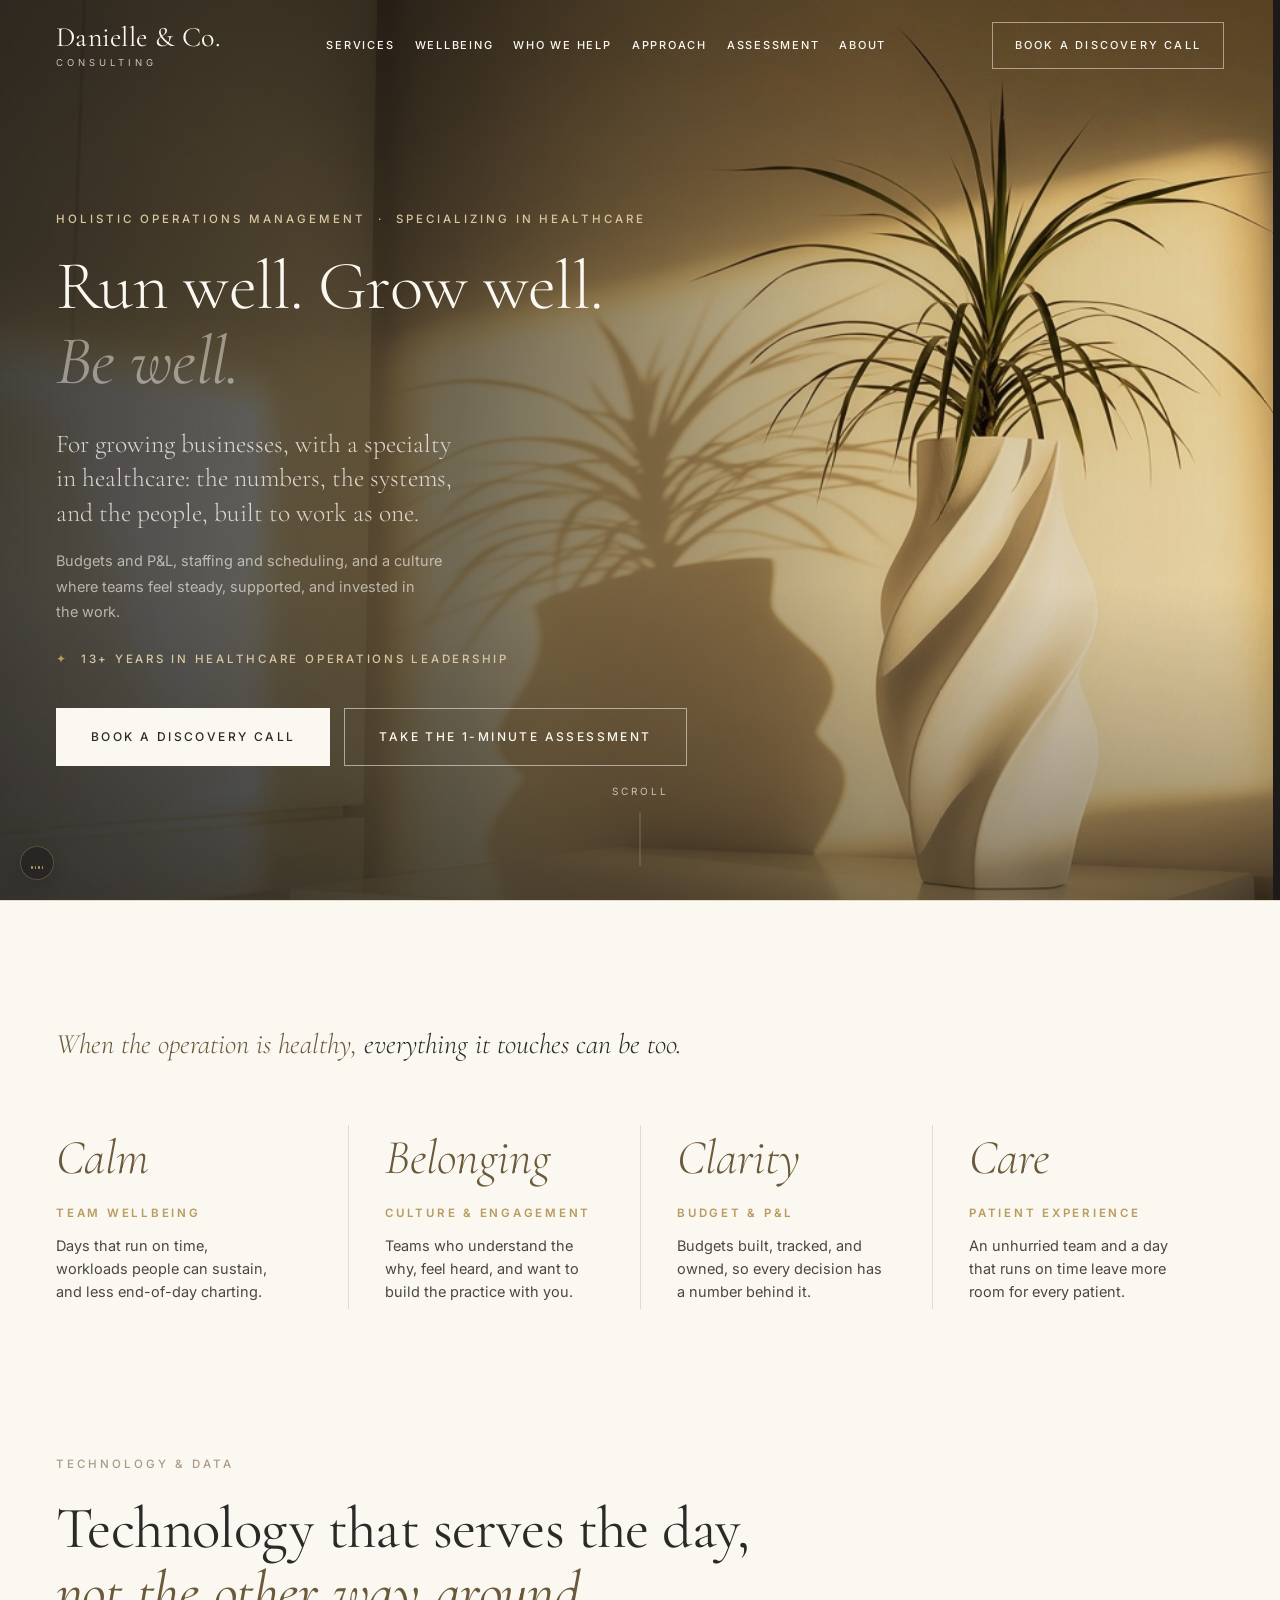
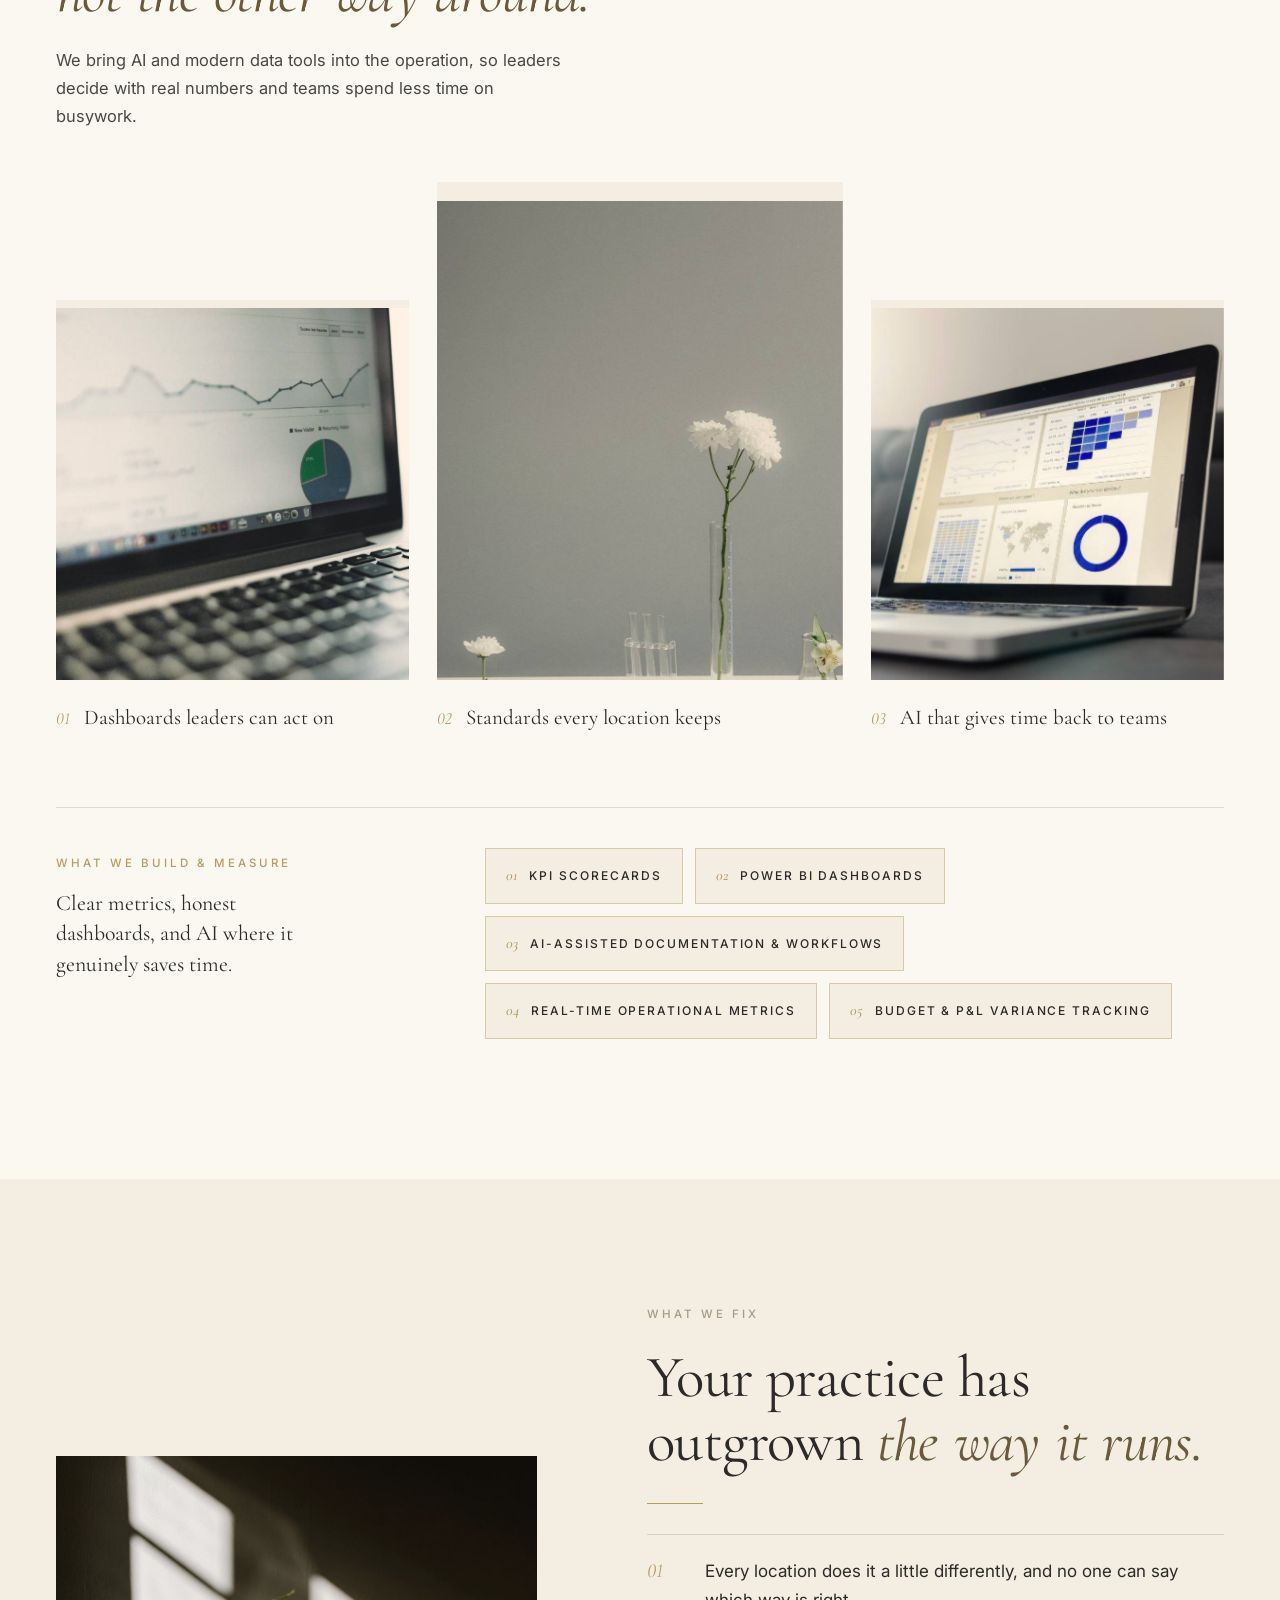
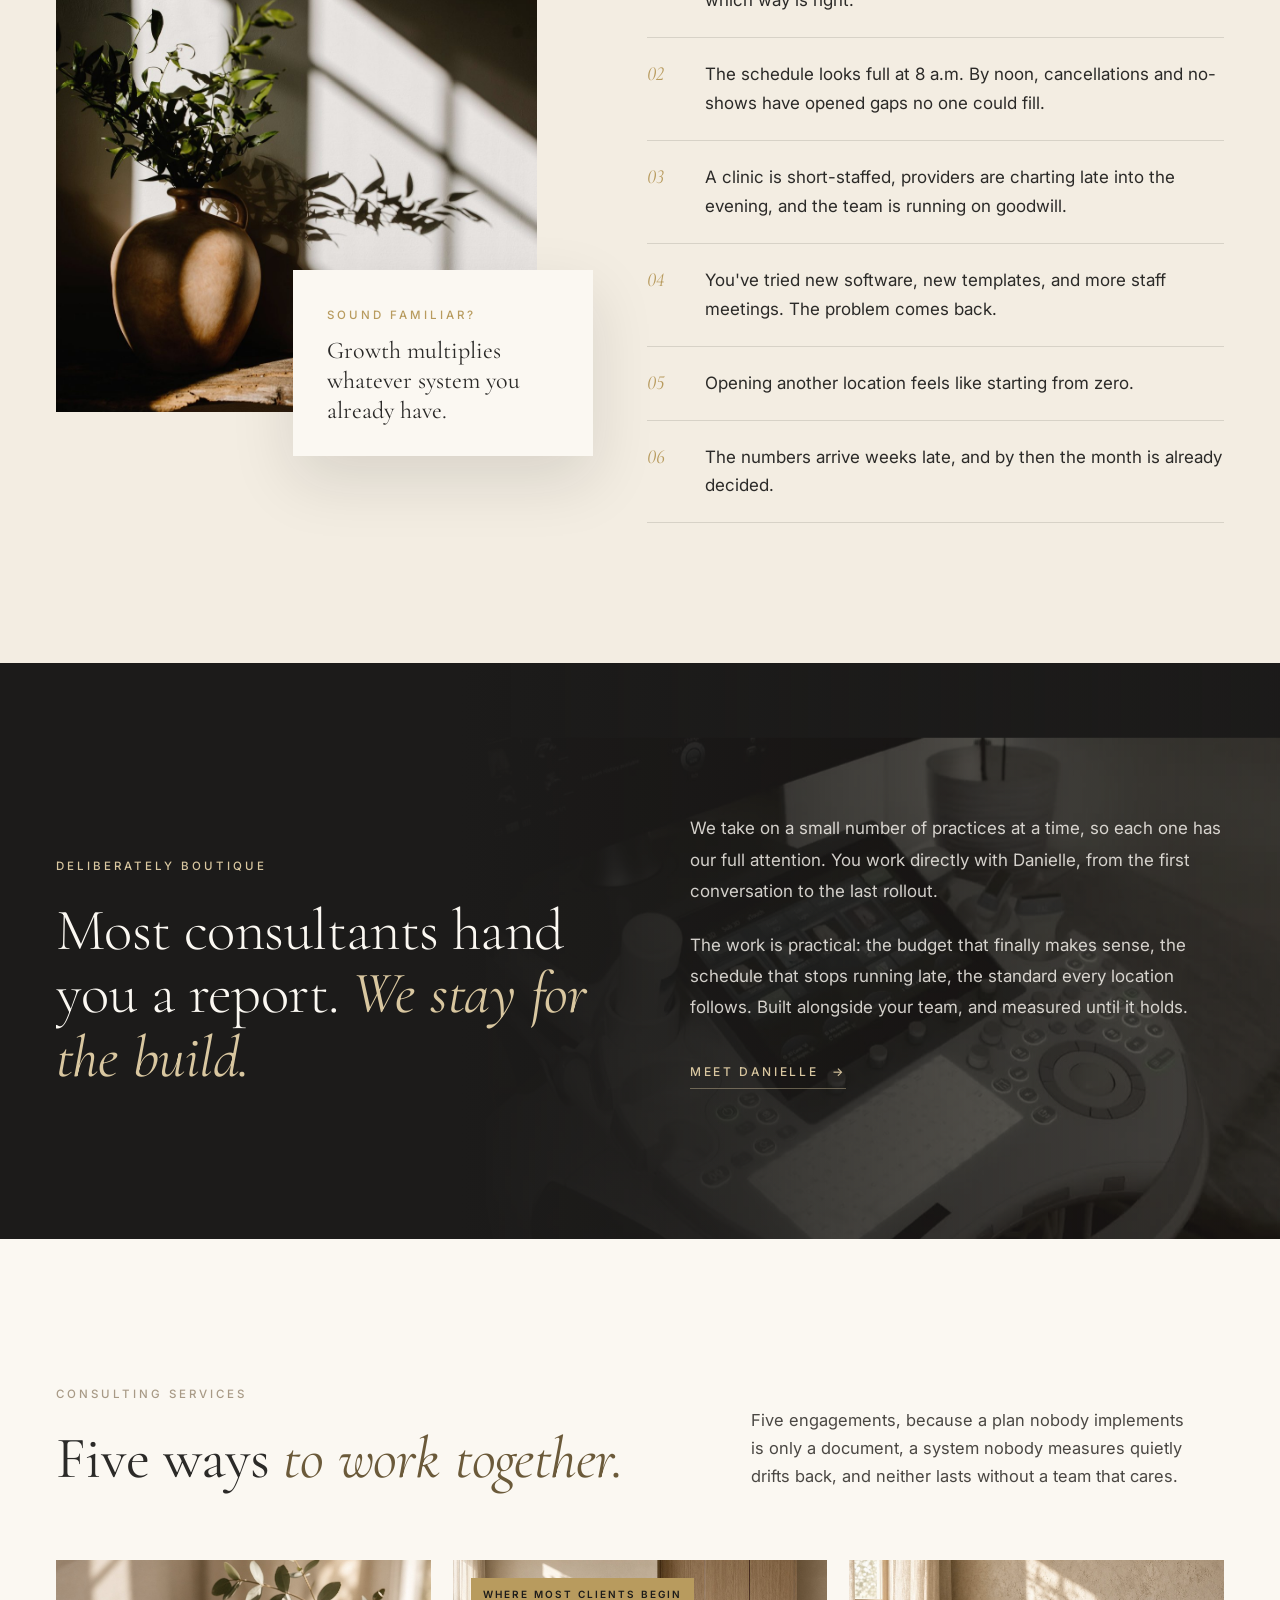
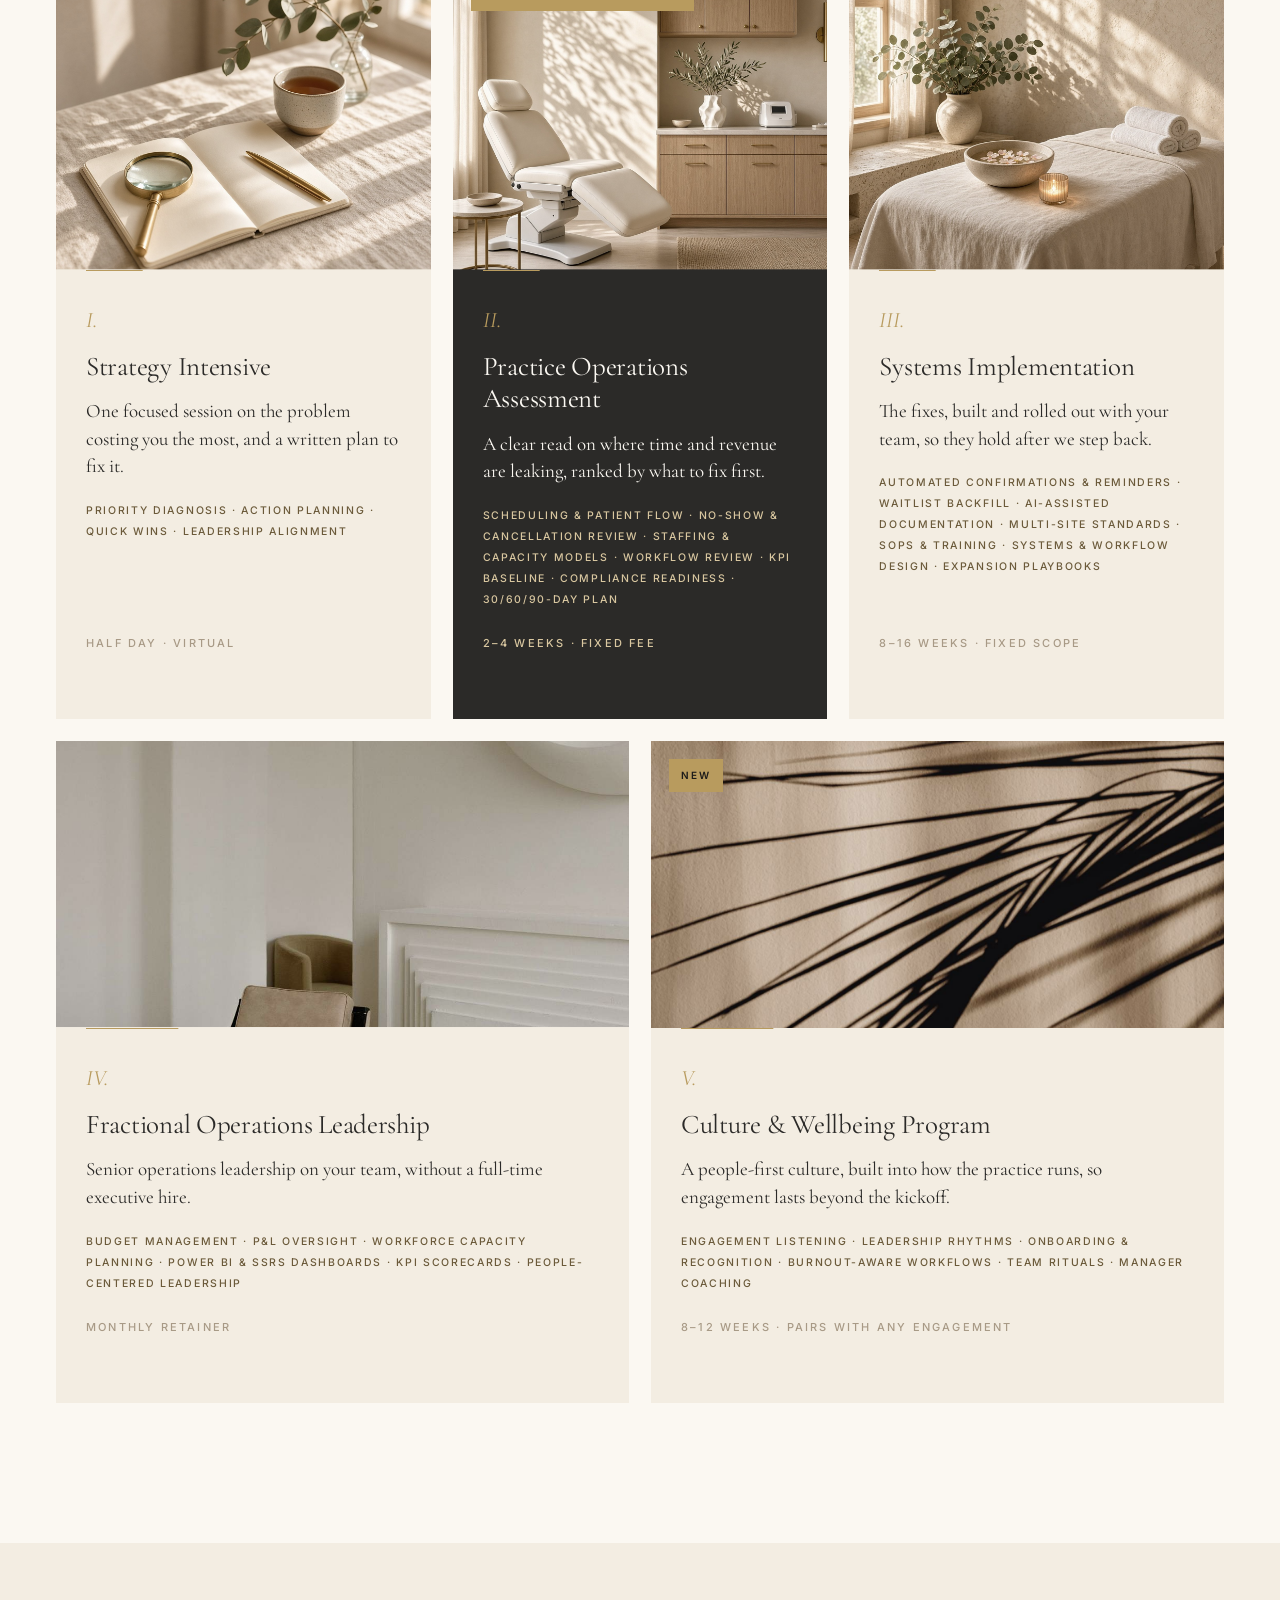
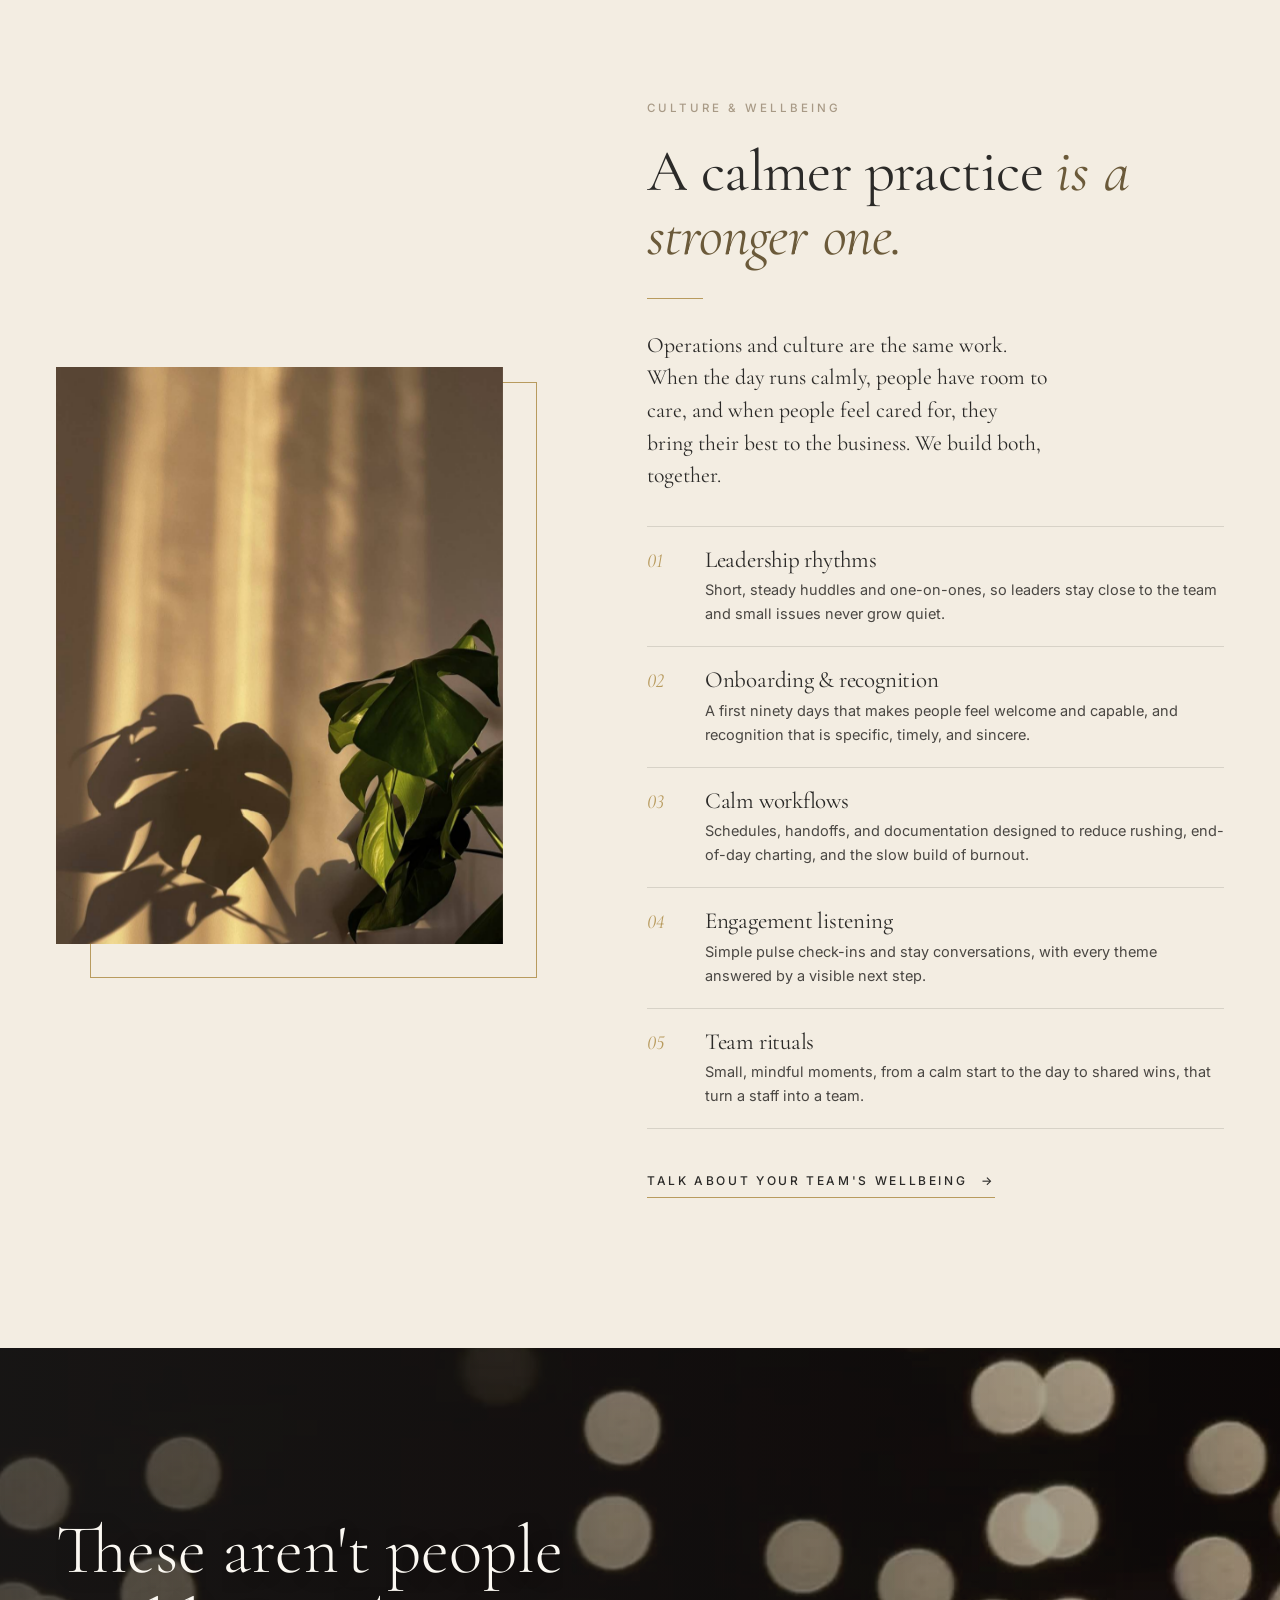
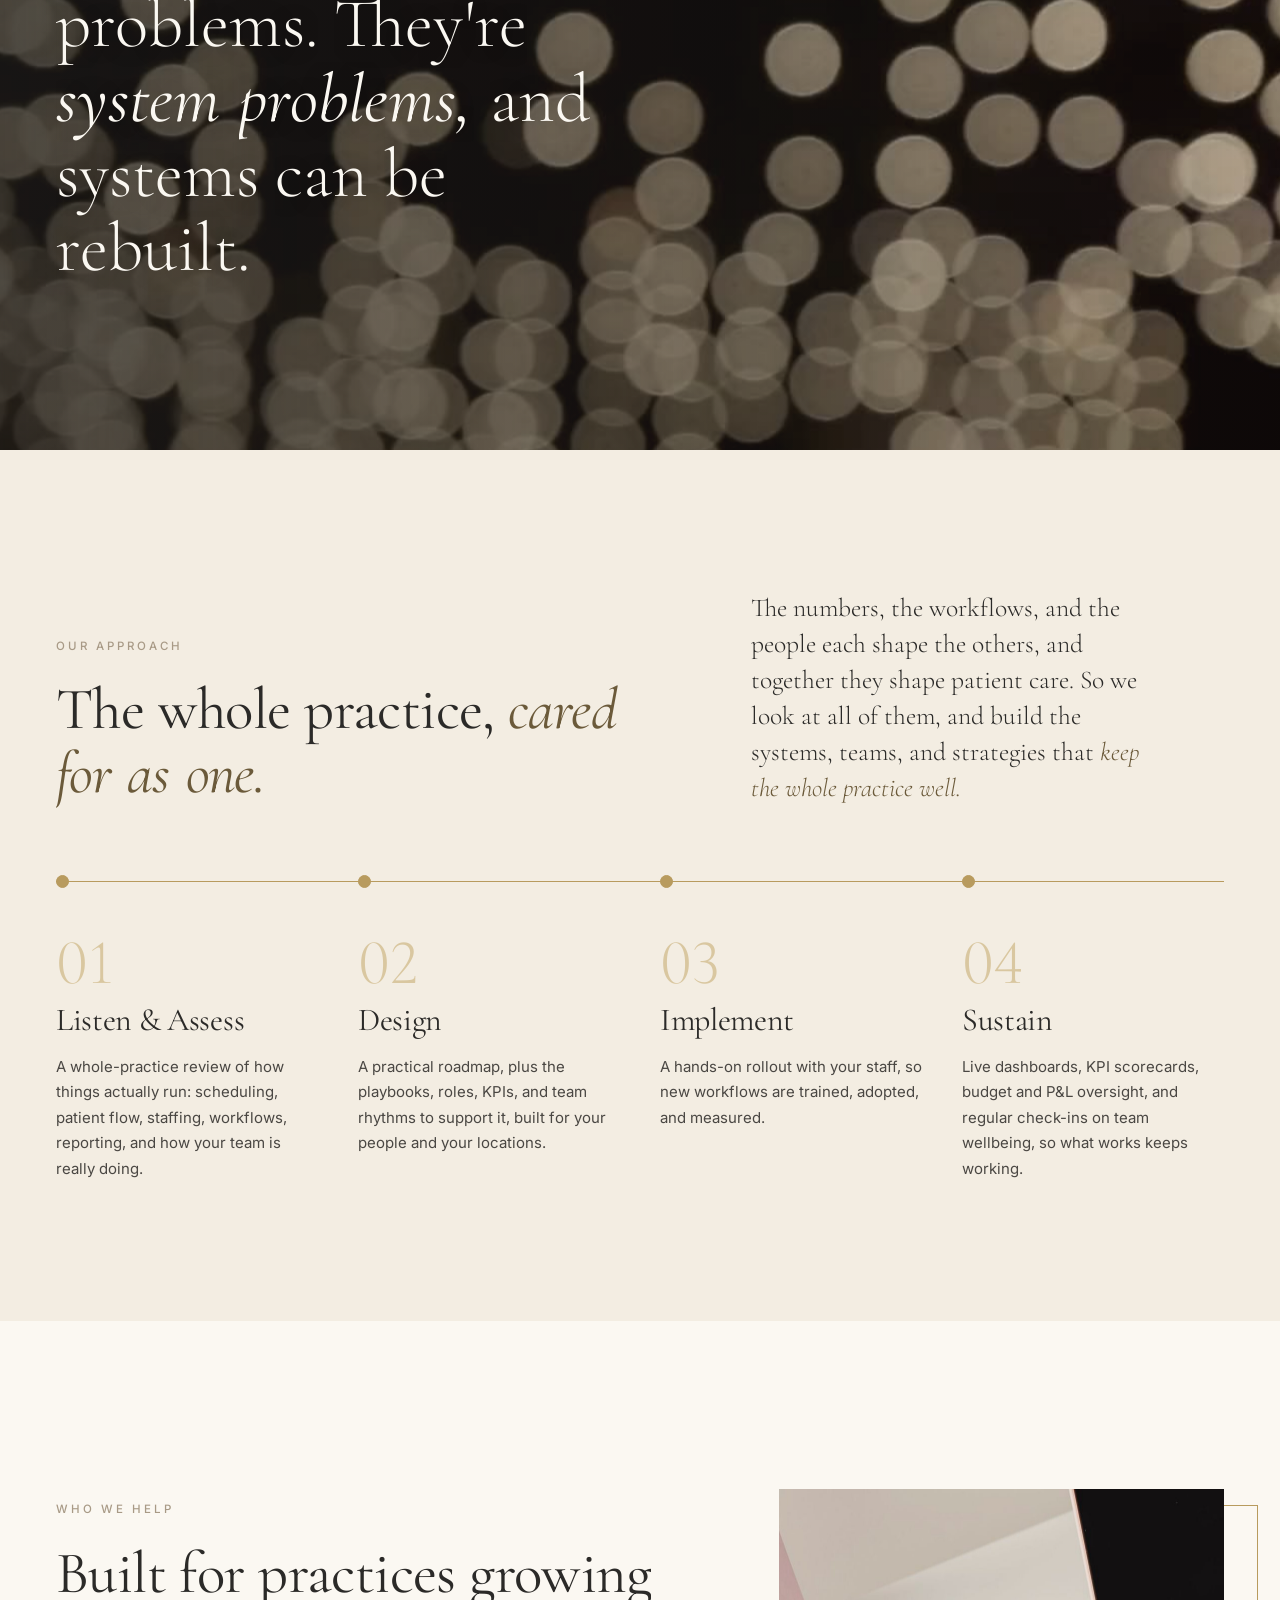
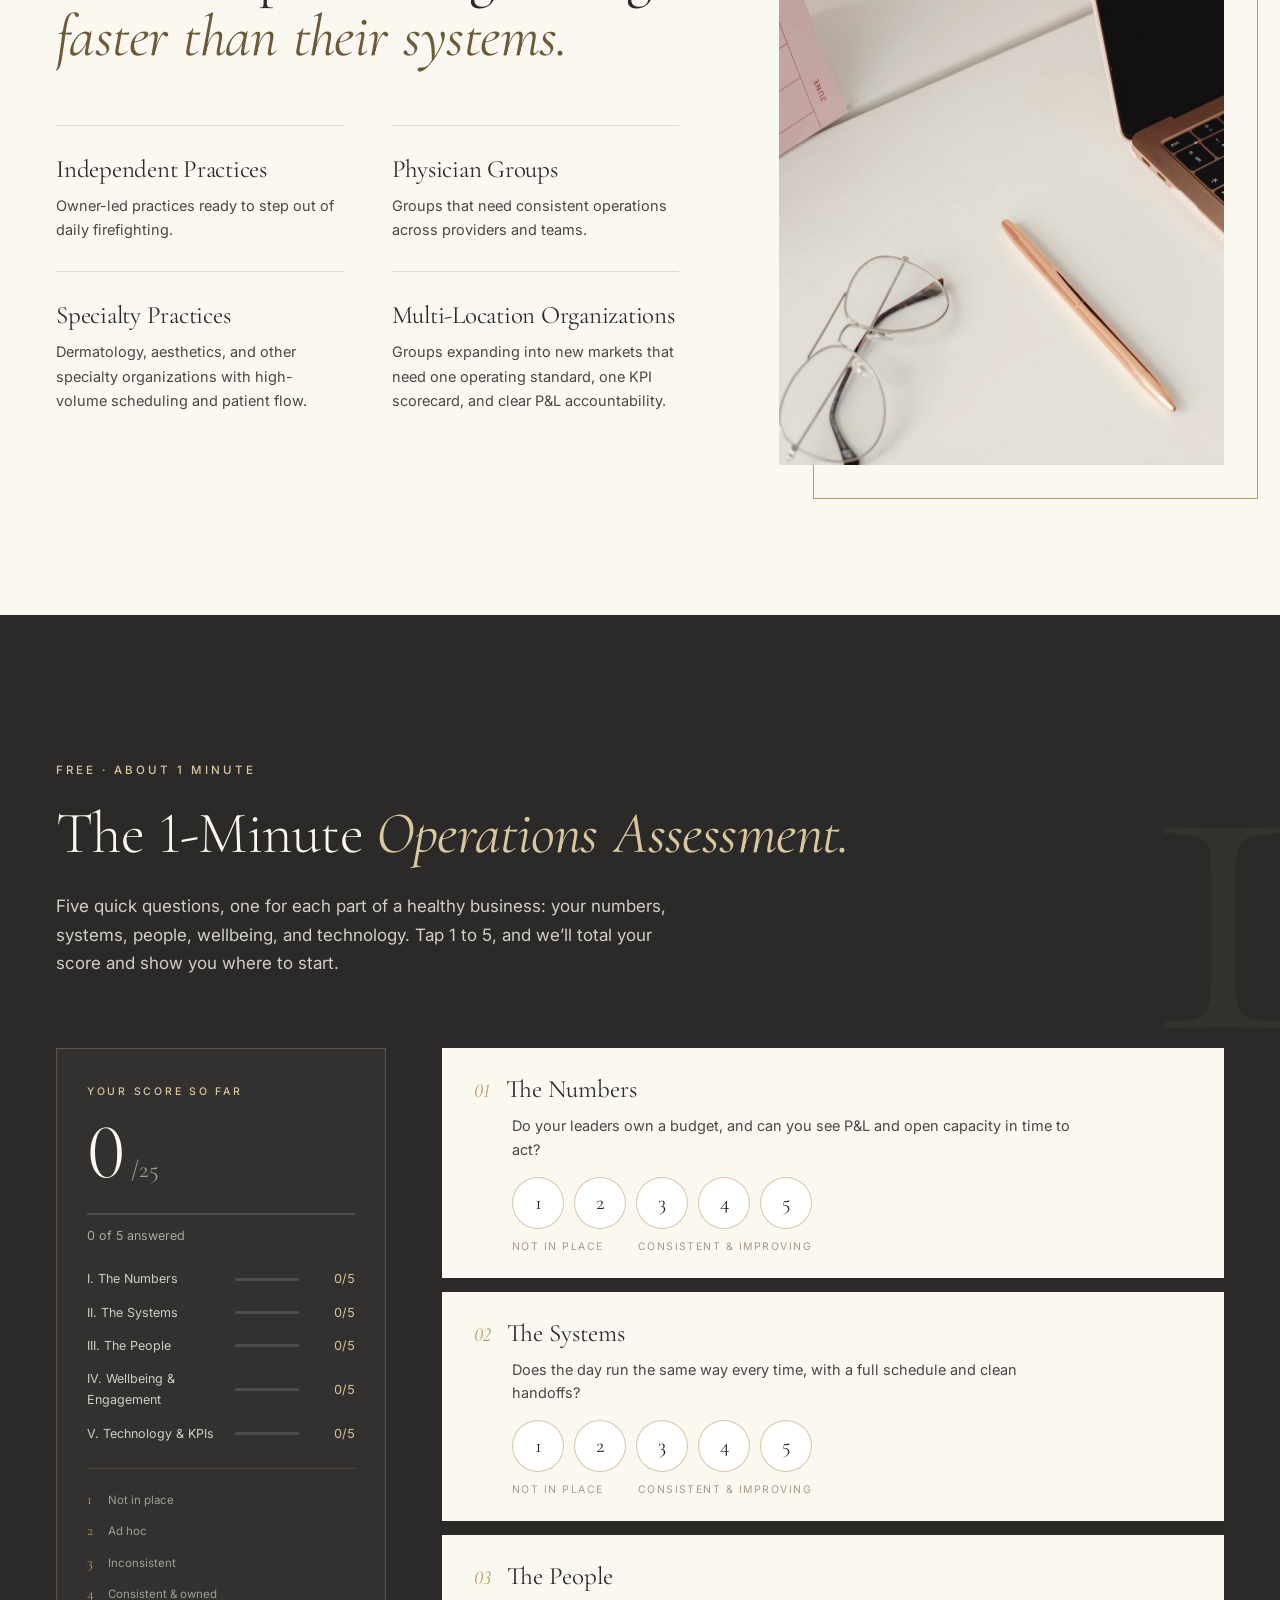
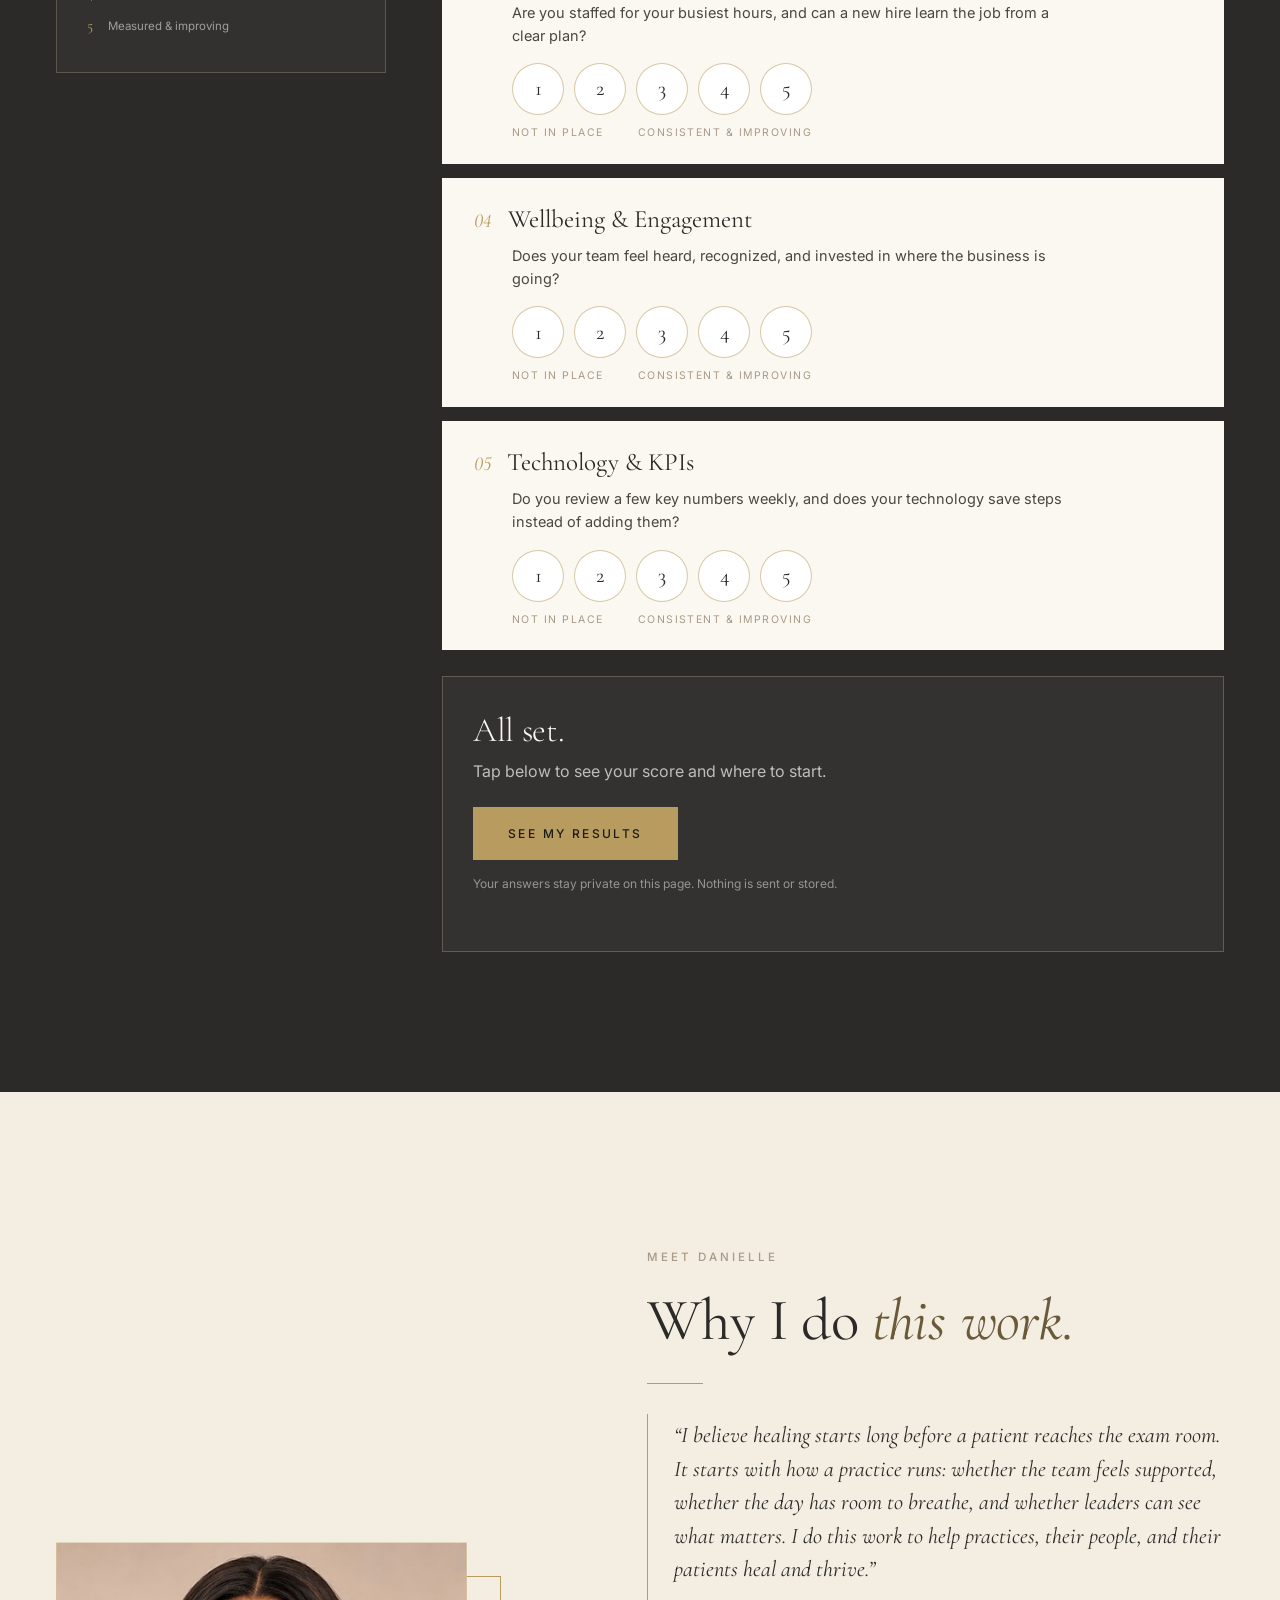
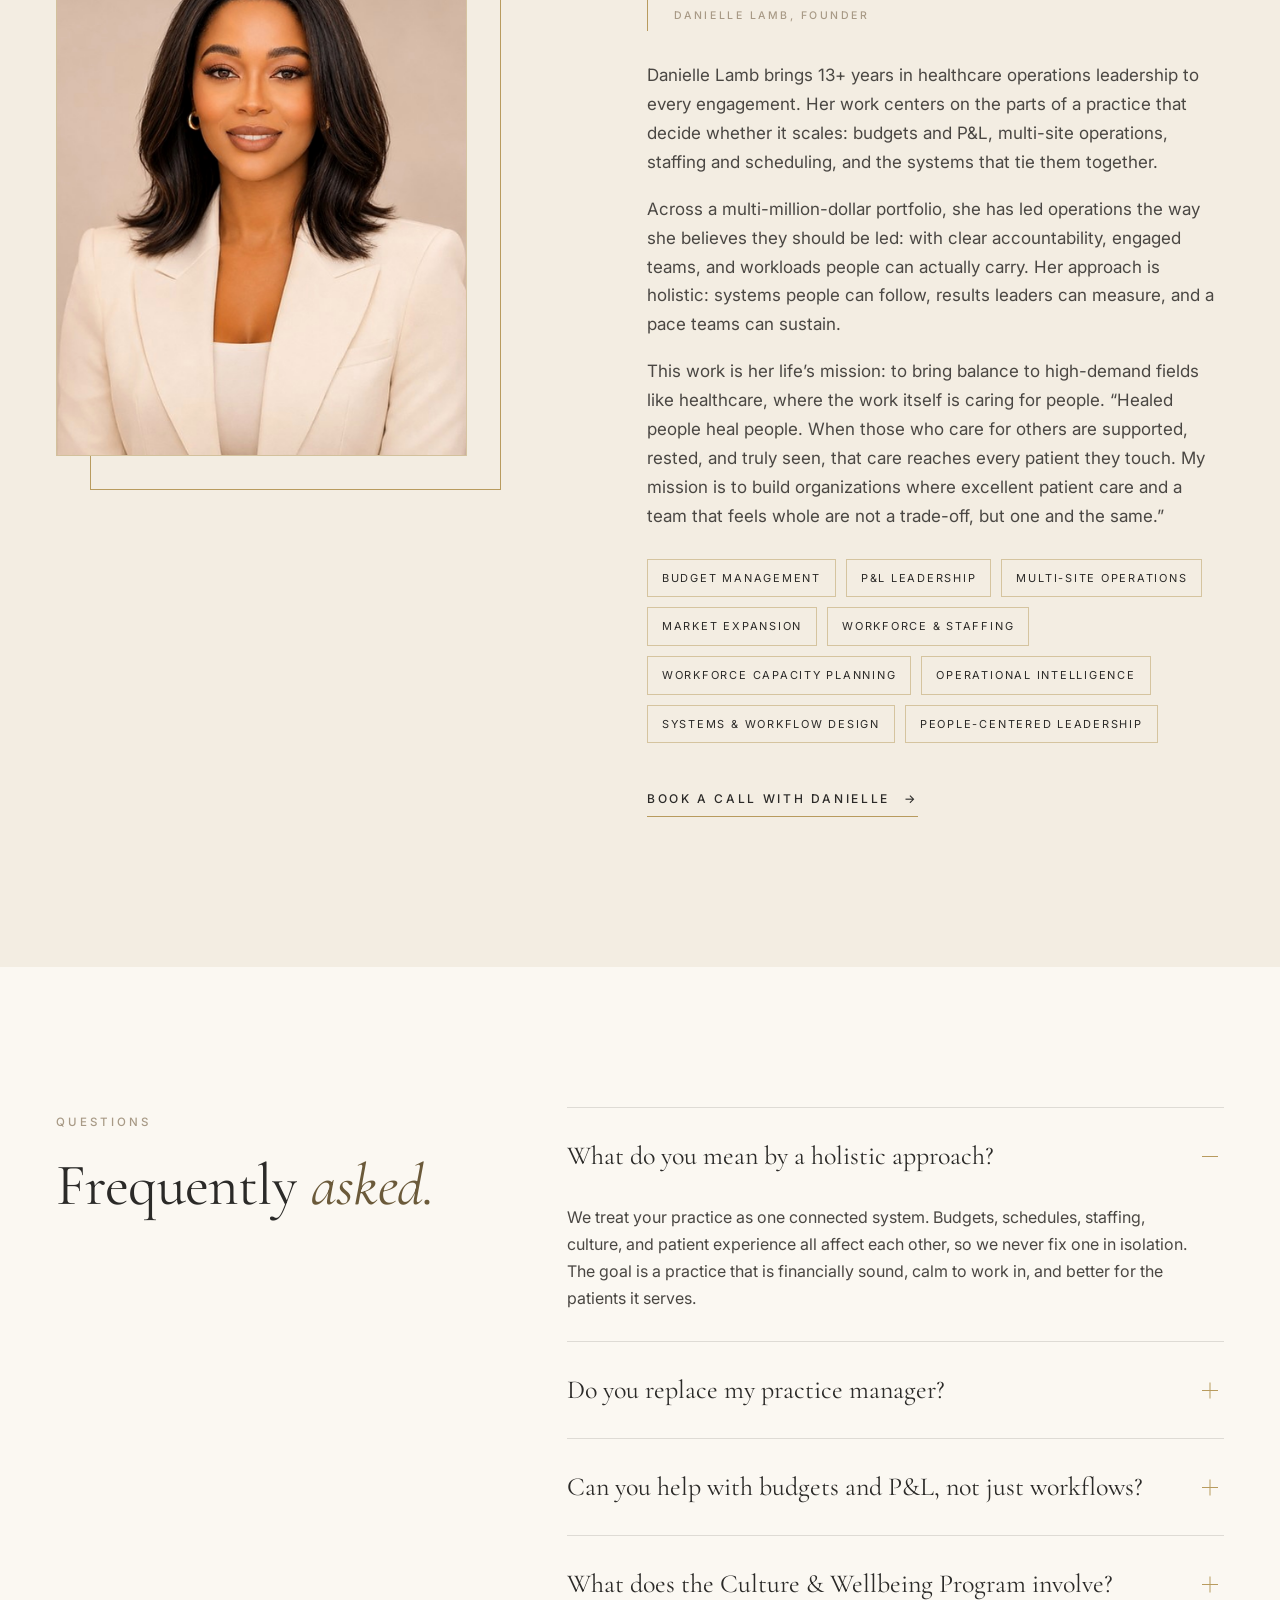
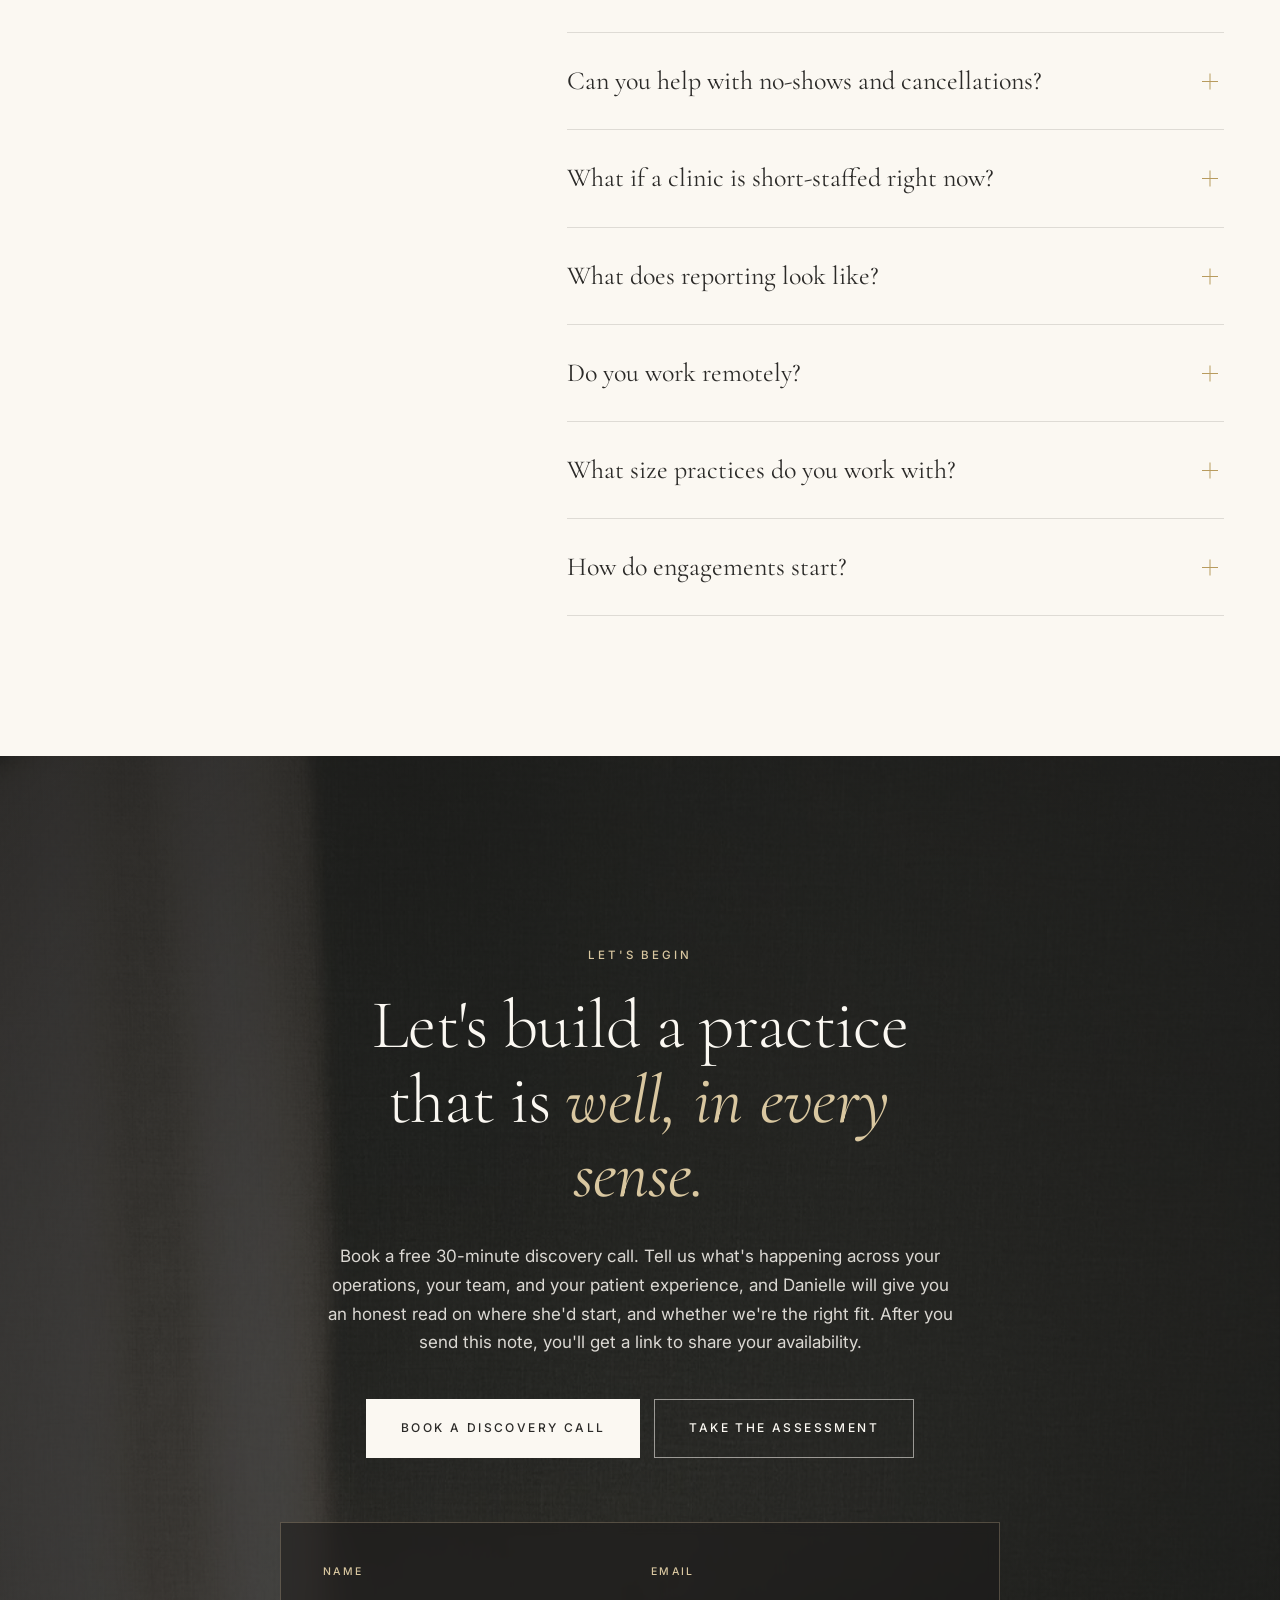
<file: index.html>
<!DOCTYPE html>
<html lang="en">
<head>
<meta charset="UTF-8">
<meta name="viewport" content="width=device-width, initial-scale=1">
<title>Holistic Operations Management | Danielle &amp; Co.</title>
<meta name="description" content="Holistic operations management for growing businesses, with a specialty in healthcare. Backed by 13+ years in healthcare operations leadership: budgets and P&amp;L, multi-site systems, AI and data, KPIs, and people-first culture.">
<link rel="canonical" href="https://daniellecoconsulting.com/">
<link rel="preconnect" href="https://fonts.googleapis.com"><link rel="preconnect" href="https://fonts.gstatic.com" crossorigin>
<link href="https://fonts.googleapis.com/css2?family=Cormorant+Garamond:ital,wght@0,300;0,400;0,500;1,300;1,400;1,500&family=Inter:wght@300;400;500;600&display=swap" rel="stylesheet">
<link rel="preload" as="image" href="img/hero-sculptural-vase.jpg">
<link rel="stylesheet" href="styles.css">
</head>
<body>
<div class="loader" aria-hidden="true"><span>Danielle &amp; Co.</span></div>

<header class="site-header" id="header">
  <div class="wrap nav">
    <a href="#top" class="brand">Danielle &amp; Co.<small>Consulting</small></a>
    <nav class="nav-links" id="navlinks" aria-label="Main">
      <a href="#services">Services</a>
      <a href="#wellbeing">Wellbeing</a>
      <a href="#who">Who We Help</a>
      <a href="#how">Approach</a>
      <a href="#assessment">Assessment</a>
      <a href="#about">About</a>
      <a href="#contact-form" class="nav-cta-mobile">Book a Discovery Call</a>
    </nav>
    <div class="nav-right">
      <a href="#contact-form" class="btn btn-ghost btn-sm"><span class="full">Book a Discovery Call</span><span class="short">Book a Call</span></a>
      <button class="menu-toggle" id="menuToggle" aria-label="Open menu" aria-expanded="false"><span></span><span></span></button>
    </div>
  </div>
</header>

<main>
  <!-- HERO -->
  <section class="hero" id="top">
    <div class="hero-media"><img src="img/hero-sculptural-vase.jpg" alt="Warm morning sunlight and a plant in a sculptural white vase in a calm, quiet room" fetchpriority="high"></div>
    <div class="hero-shade"></div>
    <div class="wrap hero-inner">
      <span class="eyebrow gold hero-in" style="--d:.2s">Holistic Operations Management<span class="eb-sep"> &nbsp;&middot;&nbsp; </span><span class="eb-loc">Specializing in Healthcare</span></span>
      <h1 class="hero-title">
        <span class="line"><span style="--d:.35s">Run well. Grow well.</span></span>
        <span class="line soft"><span style="--d:.5s"><em>Be well.</em></span></span>
      </h1>
      <p class="hero-sub hero-in" style="--d:.85s">For growing businesses, with a specialty in healthcare: the numbers, the systems, and the people, built to work as one.</p>
      <p class="hero-note hero-in" style="--d:1s">Budgets and P&amp;L, staffing and scheduling, and a culture where teams feel steady, supported, and invested in the work.</p>
      <p class="hero-creds hero-in" style="--d:1.1s"><i>&#10022;</i>13+ years in healthcare operations leadership</p>
      <div class="hero-ctas hero-in" style="--d:1.2s">
        <a href="#contact-form" class="btn btn-light">Book a Discovery Call</a>
        <a href="#assessment" class="btn btn-outline-light">Take the 1-Minute Assessment</a>
      </div>
    </div>
    <a href="#outcomes" class="scroll-cue" aria-label="Scroll to content"><span>Scroll</span><i></i></a>
  </section>

  <!-- CAPABILITY STRIP -->
  <section class="proof caps-strip" id="outcomes" aria-label="What we bring">
    <div class="wrap">
      <p class="caps-intro reveal">When the operation is healthy, <em>everything it touches can be too.</em></p>
      <div class="proof-grid">
      <div class="proof-item proof-word reveal"><span class="proof-num"><em>Calm</em></span><span class="proof-unit">Team wellbeing</span><span class="proof-label">Days that run on time, workloads people can sustain, and less end-of-day charting.</span></div>
      <div class="proof-item proof-word reveal" style="--d:.12s"><span class="proof-num"><em>Belonging</em></span><span class="proof-unit">Culture &amp; engagement</span><span class="proof-label">Teams who understand the why, feel heard, and want to build the practice with you.</span></div>
      <div class="proof-item proof-word reveal" style="--d:.24s"><span class="proof-num"><em>Clarity</em></span><span class="proof-unit">Budget &amp; P&amp;L</span><span class="proof-label">Budgets built, tracked, and owned, so every decision has a number behind it.</span></div>
      <div class="proof-item proof-word reveal" style="--d:.36s"><span class="proof-num"><em>Care</em></span><span class="proof-unit">Patient experience</span><span class="proof-label">An unhurried team and a day that runs on time leave more room for every patient.</span></div>
      </div>
    </div>
  </section>

  <!-- MODERN PRACTICE TRIPTYCH -->
  <section class="tri" aria-label="The modern practice">
    <div class="wrap">
      <div class="tri-head">
        <span class="eyebrow reveal">Technology &amp; Data</span>
        <h2 class="reveal" style="--d:.1s">Technology that serves the day, <em>not the other way around.</em></h2>
        <p class="tri-lede reveal" style="--d:.2s">We bring AI and modern data tools into the operation, so leaders decide with real numbers and teams spend less time on busywork.</p>
      </div>
      <div class="tri-grid">
        <figure data-cursor="View" class="tri-item reveal"><div class="tri-img"><img data-parallax="0.06" src="img/analytics-laptop-soft.jpg" alt="A laptop screen showing an analytics dashboard with a trend line and pie chart, in soft daylight" loading="lazy"></div><figcaption><span>01</span>Dashboards leaders can act on</figcaption></figure>
        <figure data-cursor="View" class="tri-item tri-mid reveal" style="--d:.12s"><div class="tri-img"><img data-parallax="0.1" src="img/flasks-white-flowers.jpg" alt="White flowers in glass laboratory flasks against a soft grey wall" loading="lazy"></div><figcaption><span>02</span>Standards every location keeps</figcaption></figure>
        <figure data-cursor="View" class="tri-item reveal" style="--d:.24s"><div class="tri-img"><img data-parallax="0.06" src="img/dashboard-laptop.jpg" alt="A laptop showing an analytics dashboard in a bright room" loading="lazy"></div><figcaption><span>03</span>AI that gives time back to teams</figcaption></figure>
      </div>
      <div class="measure reveal">
        <div class="measure-head"><span class="eyebrow">What we build &amp; measure</span><p>Clear metrics, honest dashboards, and AI where it genuinely saves time.</p></div>
        <ul class="measure-list">
          <li><span>01</span>KPI scorecards</li>
          <li><span>02</span>Power BI dashboards</li>
          <li><span>03</span>AI-assisted documentation &amp; workflows</li>
          <li><span>04</span>Real-time operational metrics</li>
          <li><span>05</span>Budget &amp; P&amp;L variance tracking</li>
        </ul>
      </div>
    </div>
  </section>

  <!-- PROBLEMS -->
  <section class="problems" id="problems">
    <div class="wrap problems-grid">
      <div class="problems-media">
        <div class="pmask reveal-img"><img data-parallax="0.12" src="img/growth-branch-vase.jpg" alt="A young green branch in a sculptural clay vase, with soft window-light shadows" loading="lazy"></div>
        <div class="pcaption reveal" style="--d:.3s"><span class="eyebrow">Sound familiar?</span><p>Growth multiplies whatever system you already have.</p></div>
      </div>
      <div class="problems-copy">
        <span class="eyebrow reveal">What We Fix</span>
        <h2 class="reveal" style="--d:.1s">Your practice has outgrown <em>the way it runs.</em></h2>
        <div class="rule reveal" style="--d:.2s"></div>
        <ul class="problem-list">
          <li class="reveal"><span class="n">01</span><span>Every location does it a little differently, and no one can say which way is right.</span></li>
          <li class="reveal" style="--d:.08s"><span class="n">02</span><span>The schedule looks full at 8 a.m. By noon, cancellations and no-shows have opened gaps no one could fill.</span></li>
          <li class="reveal" style="--d:.16s"><span class="n">03</span><span>A clinic is short-staffed, providers are charting late into the evening, and the team is running on goodwill.</span></li>
          <li class="reveal" style="--d:.24s"><span class="n">04</span><span>You've tried new software, new templates, and more staff meetings. The problem comes back.</span></li>
          <li class="reveal" style="--d:.32s"><span class="n">05</span><span>Opening another location feels like starting from zero.</span></li>
          <li class="reveal" style="--d:.4s"><span class="n">06</span><span>The numbers arrive weeks late, and by then the month is already decided.</span></li>
        </ul>
      </div>
    </div>
  </section>

  <!-- DIFFERENCE (dark) -->
  <section class="difference">
    <div class="diff-bg"><video class="bg-video" data-parallax="0.18" muted loop playsinline preload="none" poster="img/tech-ultrasound-room-poster.jpg" aria-hidden="true"><source src="img/tech-ultrasound-room.mp4" type="video/mp4"></video></div>
    <div class="wrap diff-grid">
      <div>
        <span class="eyebrow gold reveal">Deliberately Boutique</span>
        <h2 class="reveal" style="--d:.1s">Most consultants hand you a report. <em>We stay for the build.</em></h2>
      </div>
      <div class="diff-copy">
        <p class="reveal" style="--d:.2s">We take on a small number of practices at a time, so each one has our full attention. You work directly with Danielle, from the first conversation to the last rollout.</p>
        <p class="reveal" style="--d:.3s">The work is practical: the budget that finally makes sense, the schedule that stops running late, the standard every location follows. Built alongside your team, and measured until it holds.</p>
        <a href="#about" class="link-arrow reveal" style="--d:.4s">Meet Danielle <span>&rarr;</span></a>
      </div>
    </div>
  </section>

  <!-- SERVICES -->
  <section class="services" id="services">
    <div class="wrap">
      <div class="section-head">
        <div><span class="eyebrow reveal">Consulting Services</span>
        <h2 class="reveal" style="--d:.1s">Five ways <em>to work together.</em></h2></div>
        <p class="reveal" style="--d:.2s">Five engagements, because a plan nobody implements is only a document, a system nobody measures quietly drifts back, and neither lasts without a team that cares.</p>
      </div>
      <div class="cards">
        <article data-cursor="Explore" class="card reveal">
          <div class="card-img"><img src="img/card-notebook-calm.jpg" alt="An open notebook with a brass magnifying glass, a gold pen and tea in soft golden light" loading="lazy"></div>
          <div class="card-body"><span class="num">I.</span><h3>Strategy Intensive</h3><p class="promise">One focused session on the problem costing you the most, and a written plan to fix it.</p><p class="skills">Priority diagnosis &middot; Action planning &middot; Quick wins &middot; Leadership alignment</p><span class="meta">Half day &middot; Virtual</span><a class="card-more" href="#contact-form" data-interest="Strategy Intensive">Learn more &rarr;</a></div>
        </article>
        <article data-cursor="Explore" class="card featured reveal" style="--d:.1s">
          <div class="card-img"><img src="img/card-medical-calm.jpg" alt="A warm, modern medical treatment room in cream and oak with soft golden light" loading="lazy"><span class="tag">Where most clients begin</span></div>
          <div class="card-body"><span class="num">II.</span><h3>Practice Operations Assessment</h3><p class="promise">A clear read on where time and revenue are leaking, ranked by what to fix first.</p><p class="skills">Scheduling &amp; patient flow &middot; No-show &amp; cancellation review &middot; Staffing &amp; capacity models &middot; Workflow review &middot; KPI baseline &middot; Compliance readiness &middot; 30/60/90-day plan</p><span class="meta">2&ndash;4 weeks &middot; Fixed fee</span><a class="card-more" href="#contact-form" data-interest="Practice Operations Assessment">Learn more &rarr;</a></div>
        </article>
        <article data-cursor="Explore" class="card reveal" style="--d:.2s">
          <div class="card-img"><img src="img/card-spa-calm.jpg" alt="A serene spa treatment room with linen, rolled towels, a candle and eucalyptus" loading="lazy"></div>
          <div class="card-body"><span class="num">III.</span><h3>Systems Implementation</h3><p class="promise">The fixes, built and rolled out with your team, so they hold after we step back.</p><p class="skills">Automated confirmations &amp; reminders &middot; Waitlist backfill &middot; AI-assisted documentation &middot; Multi-site standards &middot; SOPs &amp; training &middot; Systems &amp; workflow design &middot; Expansion playbooks</p><span class="meta">8&ndash;16 weeks &middot; Fixed scope</span><a class="card-more" href="#contact-form" data-interest="Systems Implementation">Learn more &rarr;</a></div>
        </article>
        <article data-cursor="Explore" class="card reveal" style="--d:.3s">
          <div class="card-img"><img src="img/arch-interior.jpg" alt="A quiet arched interior with a beige armchair" loading="lazy"></div>
          <div class="card-body"><span class="num">IV.</span><h3>Fractional Operations Leadership</h3><p class="promise">Senior operations leadership on your team, without a full-time executive hire.</p><p class="skills">Budget management &middot; P&amp;L oversight &middot; Workforce capacity planning &middot; Power BI &amp; SSRS dashboards &middot; KPI scorecards &middot; People-centered leadership</p><span class="meta">Monthly retainer</span><a class="card-more" href="#contact-form" data-interest="Fractional Operations Leadership">Learn more &rarr;</a></div>
        </article>
        <article data-cursor="Explore" class="card card-wide reveal" style="--d:.4s">
          <div class="card-img"><img src="img/palm-shadow-wall.jpg" alt="The soft shadow of a palm leaf on a warm plaster wall" loading="lazy"><span class="tag">New</span></div>
          <div class="card-body"><span class="num">V.</span><h3>Culture &amp; Wellbeing Program</h3><p class="promise">A people-first culture, built into how the practice runs, so engagement lasts beyond the kickoff.</p><p class="skills">Engagement listening &middot; Leadership rhythms &middot; Onboarding &amp; recognition &middot; Burnout-aware workflows &middot; Team rituals &middot; Manager coaching</p><span class="meta">8&ndash;12 weeks &middot; Pairs with any engagement</span><a class="card-more" href="#contact-form" data-interest="Culture &amp; Wellbeing Program">Learn more &rarr;</a></div>
        </article>
      </div>
    </div>
  </section>

  <!-- WELLBEING (editorial) -->
  <section class="wellbeing" id="wellbeing">
    <div class="wrap well-grid">
      <div class="well-media">
        <div class="wellmask reveal-img" data-cursor="Breathe"><img data-parallax="0.1" src="img/wellbeing-monstera-light.jpg" alt="Afternoon sunlight and the shadow of a monstera plant on a soft wall" loading="lazy"></div>
        <div class="gold-frame"></div>
      </div>
      <div class="well-copy">
        <span class="eyebrow reveal">Culture &amp; Wellbeing</span>
        <h2 class="reveal" style="--d:.1s">A calmer practice <em>is a stronger one.</em></h2>
        <div class="rule reveal" style="--d:.2s"></div>
        <p class="well-lede reveal" style="--d:.25s">Operations and culture are the same work. When the day runs calmly, people have room to care, and when people feel cared for, they bring their best to the business. We build both, together.</p>
        <ul class="well-list">
          <li class="reveal"><span class="n">01</span><div><h3>Leadership rhythms</h3><p>Short, steady huddles and one-on-ones, so leaders stay close to the team and small issues never grow quiet.</p></div></li>
          <li class="reveal" style="--d:.08s"><span class="n">02</span><div><h3>Onboarding &amp; recognition</h3><p>A first ninety days that makes people feel welcome and capable, and recognition that is specific, timely, and sincere.</p></div></li>
          <li class="reveal" style="--d:.16s"><span class="n">03</span><div><h3>Calm workflows</h3><p>Schedules, handoffs, and documentation designed to reduce rushing, end-of-day charting, and the slow build of burnout.</p></div></li>
          <li class="reveal" style="--d:.24s"><span class="n">04</span><div><h3>Engagement listening</h3><p>Simple pulse check-ins and stay conversations, with every theme answered by a visible next step.</p></div></li>
          <li class="reveal" style="--d:.32s"><span class="n">05</span><div><h3>Team rituals</h3><p>Small, mindful moments, from a calm start to the day to shared wins, that turn a staff into a team.</p></div></li>
        </ul>
        <a href="#contact-form" class="link-arrow dark reveal" style="--d:.4s" data-interest="Culture &amp; Wellbeing Program">Talk about your team's wellbeing <span>&rarr;</span></a>
      </div>
    </div>
  </section>

  <!-- STATEMENT BAND -->
  <section class="statement">
    <div class="statement-bg"><video class="bg-video" data-parallax="0.25" muted loop playsinline preload="none" poster="img/gold-bokeh-lights-poster.jpg" aria-hidden="true"><source src="img/gold-bokeh-lights.mp4" type="video/mp4"></video></div>
    <div class="wrap">
      <p class="statement-text reveal">These aren't people problems. They're <em>system problems,</em> and systems can be rebuilt.</p>
    </div>
  </section>

  <!-- HOW -->
  <section class="how" id="how">
    <div class="wrap">
      <div class="section-head">
        <div><span class="eyebrow reveal">Our Approach</span>
        <h2 class="reveal" style="--d:.1s">The whole practice, <em>cared for as one.</em></h2></div>
        <p class="approach-line reveal" style="--d:.2s">The numbers, the workflows, and the people each shape the others, and together they shape patient care. So we look at all of them, and build the systems, teams, and strategies that <em>keep the whole practice well.</em></p>
      </div>
      <div class="steps" id="steps">
        <div class="steps-line"><i></i></div>
        <div class="step reveal"><span class="dot"></span><span class="n">01</span><h3>Listen &amp; Assess</h3><p>A whole-practice review of how things actually run: scheduling, patient flow, staffing, workflows, reporting, and how your team is really doing.</p></div>
        <div class="step reveal" style="--d:.12s"><span class="dot"></span><span class="n">02</span><h3>Design</h3><p>A practical roadmap, plus the playbooks, roles, KPIs, and team rhythms to support it, built for your people and your locations.</p></div>
        <div class="step reveal" style="--d:.24s"><span class="dot"></span><span class="n">03</span><h3>Implement</h3><p>A hands-on rollout with your staff, so new workflows are trained, adopted, and measured.</p></div>
        <div class="step reveal" style="--d:.36s"><span class="dot"></span><span class="n">04</span><h3>Sustain</h3><p>Live dashboards, KPI scorecards, budget and P&amp;L oversight, and regular check-ins on team wellbeing, so what works keeps working.</p></div>
      </div>
    </div>
  </section>

  <!-- WHO -->
  <section class="who" id="who">
    <div class="wrap who-grid">
      <div class="who-copy">
        <span class="eyebrow reveal">Who We Help</span>
        <h2 class="reveal" style="--d:.1s">Built for practices growing <em>faster than their systems.</em></h2>
        <div class="who-list">
          <div class="who-item reveal"><h3>Independent Practices</h3><p>Owner-led practices ready to step out of daily firefighting.</p></div>
          <div class="who-item reveal" style="--d:.08s"><h3>Physician Groups</h3><p>Groups that need consistent operations across providers and teams.</p></div>
          <div class="who-item reveal" style="--d:.16s"><h3>Specialty Practices</h3><p>Dermatology, aesthetics, and other specialty organizations with high-volume scheduling and patient flow.</p></div>
          <div class="who-item reveal" style="--d:.24s"><h3>Multi-Location Organizations</h3><p>Groups expanding into new markets that need one operating standard, one KPI scorecard, and clear P&amp;L accountability.</p></div>
        </div>
      </div>
      <div class="who-media">
        <div class="wmask reveal-img"><img data-parallax="0.1" src="img/desk-planner-calm.jpg" alt="A calm, organized desk with a planner, reading glasses, a pen and a laptop in soft light" loading="lazy"></div>
        <div class="gold-frame"></div>
      </div>
    </div>
  </section>

  <!-- ASSESSMENT (interactive, dark) -->
  <section class="assess" id="assessment">
    <div class="wrap">
      <div class="assess-head">
        <span class="eyebrow gold reveal">Free &middot; About 1 Minute</span>
        <h2 class="reveal" style="--d:.1s">The 1-Minute <em>Operations Assessment.</em></h2>
        <p class="reveal" style="--d:.2s">Five quick questions, one for each part of a healthy business: your numbers, systems, people, wellbeing, and technology. Tap 1 to 5, and we&rsquo;ll total your score and show you where to start.</p>
      </div>
      <div class="qz reveal" style="--d:.25s">
        <aside class="qz-side">
          <div class="qz-card">
            <span class="qz-eb">Your score so far</span>
            <div class="qz-total"><b id="qzTotal">0</b><span>/25</span></div>
            <div class="qz-progress" aria-hidden="true"><i id="qzBar"></i></div>
            <p class="qz-count" id="qzCount" aria-live="polite">0 of 5 answered</p>
            <ul class="qz-pillars"><li data-pillar="numbers"><span class="pl-name">I. The Numbers</span><span class="pl-bar"><i></i></span><span class="pl-val">0/5</span></li><li data-pillar="systems"><span class="pl-name">II. The Systems</span><span class="pl-bar"><i></i></span><span class="pl-val">0/5</span></li><li data-pillar="people"><span class="pl-name">III. The People</span><span class="pl-bar"><i></i></span><span class="pl-val">0/5</span></li><li data-pillar="wellbeing"><span class="pl-name">IV. Wellbeing &amp; Engagement</span><span class="pl-bar"><i></i></span><span class="pl-val">0/5</span></li><li data-pillar="tech"><span class="pl-name">V. Technology &amp; KPIs</span><span class="pl-bar"><i></i></span><span class="pl-val">0/5</span></li></ul>
            <div class="qz-legend"><span><b>1</b> Not in place</span><span><b>2</b> Ad hoc</span><span><b>3</b> Inconsistent</span><span><b>4</b> Consistent &amp; owned</span><span><b>5</b> Measured &amp; improving</span></div>
          </div>
        </aside>
        <div class="qz-main">
          <form id="assessQuiz" class="qz-form" novalidate>
            <input type="text" name="_honey" class="hp" tabindex="-1" autocomplete="off" aria-hidden="true">
            <ol class="qz-list">
            <li class="qz-item" data-i="0" data-pillar="numbers">
              <fieldset>
                <legend><span class="qz-n">01</span><span class="qz-t">The Numbers</span></legend>
                <p class="qz-q">Do your leaders own a budget, and can you see P&amp;L and open capacity in time to act?</p>
                <div class="qz-scale" role="radiogroup" aria-label="The Numbers: score from 1 (not in place) to 5 (consistent and improving)"><label><input type="radio" name="q1" value="1" required><span>1</span></label><label><input type="radio" name="q1" value="2" required><span>2</span></label><label><input type="radio" name="q1" value="3" required><span>3</span></label><label><input type="radio" name="q1" value="4" required><span>4</span></label><label><input type="radio" name="q1" value="5" required><span>5</span></label></div>
                <div class="qz-ends" aria-hidden="true"><span>Not in place</span><span>Consistent &amp; improving</span></div>
              </fieldset>
            </li>
            <li class="qz-item" data-i="1" data-pillar="systems">
              <fieldset>
                <legend><span class="qz-n">02</span><span class="qz-t">The Systems</span></legend>
                <p class="qz-q">Does the day run the same way every time, with a full schedule and clean handoffs?</p>
                <div class="qz-scale" role="radiogroup" aria-label="The Systems: score from 1 (not in place) to 5 (consistent and improving)"><label><input type="radio" name="q2" value="1" required><span>1</span></label><label><input type="radio" name="q2" value="2" required><span>2</span></label><label><input type="radio" name="q2" value="3" required><span>3</span></label><label><input type="radio" name="q2" value="4" required><span>4</span></label><label><input type="radio" name="q2" value="5" required><span>5</span></label></div>
                <div class="qz-ends" aria-hidden="true"><span>Not in place</span><span>Consistent &amp; improving</span></div>
              </fieldset>
            </li>
            <li class="qz-item" data-i="2" data-pillar="people">
              <fieldset>
                <legend><span class="qz-n">03</span><span class="qz-t">The People</span></legend>
                <p class="qz-q">Are you staffed for your busiest hours, and can a new hire learn the job from a clear plan?</p>
                <div class="qz-scale" role="radiogroup" aria-label="The People: score from 1 (not in place) to 5 (consistent and improving)"><label><input type="radio" name="q3" value="1" required><span>1</span></label><label><input type="radio" name="q3" value="2" required><span>2</span></label><label><input type="radio" name="q3" value="3" required><span>3</span></label><label><input type="radio" name="q3" value="4" required><span>4</span></label><label><input type="radio" name="q3" value="5" required><span>5</span></label></div>
                <div class="qz-ends" aria-hidden="true"><span>Not in place</span><span>Consistent &amp; improving</span></div>
              </fieldset>
            </li>
            <li class="qz-item" data-i="3" data-pillar="wellbeing">
              <fieldset>
                <legend><span class="qz-n">04</span><span class="qz-t">Wellbeing &amp; Engagement</span></legend>
                <p class="qz-q">Does your team feel heard, recognized, and invested in where the business is going?</p>
                <div class="qz-scale" role="radiogroup" aria-label="Wellbeing &amp; Engagement: score from 1 (not in place) to 5 (consistent and improving)"><label><input type="radio" name="q4" value="1" required><span>1</span></label><label><input type="radio" name="q4" value="2" required><span>2</span></label><label><input type="radio" name="q4" value="3" required><span>3</span></label><label><input type="radio" name="q4" value="4" required><span>4</span></label><label><input type="radio" name="q4" value="5" required><span>5</span></label></div>
                <div class="qz-ends" aria-hidden="true"><span>Not in place</span><span>Consistent &amp; improving</span></div>
              </fieldset>
            </li>
            <li class="qz-item" data-i="4" data-pillar="tech">
              <fieldset>
                <legend><span class="qz-n">05</span><span class="qz-t">Technology &amp; KPIs</span></legend>
                <p class="qz-q">Do you review a few key numbers weekly, and does your technology save steps instead of adding them?</p>
                <div class="qz-scale" role="radiogroup" aria-label="Technology &amp; KPIs: score from 1 (not in place) to 5 (consistent and improving)"><label><input type="radio" name="q5" value="1" required><span>1</span></label><label><input type="radio" name="q5" value="2" required><span>2</span></label><label><input type="radio" name="q5" value="3" required><span>3</span></label><label><input type="radio" name="q5" value="4" required><span>4</span></label><label><input type="radio" name="q5" value="5" required><span>5</span></label></div>
                <div class="qz-ends" aria-hidden="true"><span>Not in place</span><span>Consistent &amp; improving</span></div>
              </fieldset>
            </li>
            </ol>
            <div class="qz-details" id="qzDetails">
              <h3>All set.</h3>
              <p>Tap below to see your score and where to start.</p>
              <p class="qz-msg" id="qzMsg" role="alert" hidden></p>
              <button class="btn btn-gold" type="submit">See my results</button>
              <p class="fine">Your answers stay private on this page. Nothing is sent or stored.</p>
            </div>
          </form>
          <div class="qz-results" id="qzResults" hidden tabindex="-1" aria-live="polite">
            <span class="qz-eb">Your results</span>
            <div class="qr-top"><div class="qr-score"><b id="qrTotal">0</b><span>/25</span></div><div><h3 id="qrBand"></h3><p id="qrBandText"></p></div></div>
            <ul class="qr-pillars" id="qrPillars"></ul>
            <h4 class="qr-sub">Your two lowest areas, and where to start</h4>
            <ol class="qr-low" id="qrLow"></ol>
            <div class="qr-cta">
              <p>Want a second set of eyes on your results? Book a complimentary call and you&rsquo;ll get a link to share your availability.</p>
              <a href="#contact-form" class="btn btn-gold" id="qrBook">Book your complimentary call</a>
            </div>
            <p class="qr-links"><button type="button" id="qrRetake">Retake the assessment</button></p>
          </div>
        </div>
      </div>
    </div>
  </section>

  <!-- ABOUT -->
  <section class="about" id="about">
    <div class="wrap about-grid">
      <div class="about-visual">
        <div class="portrait has-photo reveal-img" data-cursor="Hello"><img src="img/danielle-lamb-portrait.jpg" alt="Danielle Lamb, founder of Danielle &amp; Co. Consulting" width="1200" height="1200" loading="lazy"></div>
      </div>
      <div class="about-copy">
        <span class="eyebrow reveal">Meet Danielle</span>
        <h2 class="reveal" style="--d:.1s">Why I do <em>this work.</em></h2>
        <div class="rule reveal" style="--d:.2s"></div>
        <blockquote class="why reveal" style="--d:.22s"><p>&ldquo;I believe healing starts long before a patient reaches the exam room. It starts with how a practice runs: whether the team feels supported, whether the day has room to breathe, and whether leaders can see what matters. I do this work to help practices, their people, and their patients heal and thrive.&rdquo;</p><cite>Danielle Lamb, Founder</cite></blockquote>
        <p class="reveal" style="--d:.25s">Danielle Lamb brings 13+ years in healthcare operations leadership to every engagement. Her work centers on the parts of a practice that decide whether it scales: budgets and P&amp;L, multi-site operations, staffing and scheduling, and the systems that tie them together.</p>
        <p class="reveal" style="--d:.3s">Across a multi-million-dollar portfolio, she has led operations the way she believes they should be led: with clear accountability, engaged teams, and workloads people can actually carry. Her approach is holistic: systems people can follow, results leaders can measure, and a pace teams can sustain.</p>
        <p class="reveal" style="--d:.35s">This work is her life&rsquo;s mission: to bring balance to high-demand fields like healthcare, where the work itself is caring for people. &ldquo;Healed people heal people. When those who care for others are supported, rested, and truly seen, that care reaches every patient they touch. My mission is to build organizations where excellent patient care and a team that feels whole are not a trade-off, but one and the same.&rdquo;</p>
        <div class="caps reveal" style="--d:.35s"><span>Budget Management</span><span>P&amp;L Leadership</span><span>Multi-Site Operations</span><span>Market Expansion</span><span>Workforce &amp; Staffing</span><span>Workforce Capacity Planning</span><span>Operational Intelligence</span><span>Systems &amp; Workflow Design</span><span>People-Centered Leadership</span></div>
        <a href="#contact-form" class="link-arrow dark reveal" style="--d:.4s">Book a call with Danielle <span>&rarr;</span></a>
      </div>
    </div>
  </section>

  <!-- FAQ -->
  <section class="faq" id="faq">
    <div class="wrap faq-grid">
      <div><span class="eyebrow reveal">Questions</span><h2 class="reveal" style="--d:.1s">Frequently <em>asked.</em></h2></div>
      <div class="faq-list">
        <details class="reveal" open><summary>What do you mean by a holistic approach?<i></i></summary><div class="ans"><p>We treat your practice as one connected system. Budgets, schedules, staffing, culture, and patient experience all affect each other, so we never fix one in isolation. The goal is a practice that is financially sound, calm to work in, and better for the patients it serves.</p></div></details>
        <details class="reveal"><summary>Do you replace my practice manager?<i></i></summary><div class="ans"><p>No. We strengthen your manager and team with clear systems, KPIs, and support, so the improvements hold after we step back.</p></div></details>
        <details class="reveal"><summary>Can you help with budgets and P&amp;L, not just workflows?<i></i></summary><div class="ans"><p>Yes. Budget management and P&amp;L leadership sit at the center of Danielle's experience. We connect every operational fix to the numbers: budget targets, variance, and the return on growth initiatives.</p></div></details>
        <details class="reveal"><summary>What does the Culture &amp; Wellbeing Program involve?<i></i></summary><div class="ans"><p>We listen first, through short conversations and pulse check-ins with your team. Then we build the rhythms that keep people engaged: leadership huddles, onboarding and recognition, calmer workflows, and simple team rituals. It works on its own or alongside any operations engagement, because a calmer day and a more engaged team come from the same work.</p></div></details>
        <details class="reveal"><summary>Can you help with no-shows and cancellations?<i></i></summary><div class="ans"><p>Yes. We look at how appointments are confirmed, how patients are reminded, and how quickly an open slot gets backfilled from a waitlist. Then we build a process that protects schedule integrity, using the systems you already have wherever we can.</p></div></details>
        <details class="reveal"><summary>What if a clinic is short-staffed right now?<i></i></summary><div class="ans"><p>We start with workforce capacity planning: matching staffing to patient demand and provider schedules, and setting coverage rules for the gaps. Where documentation is the bottleneck, we help you evaluate and roll out AI-assisted documentation so providers can keep seeing patients.</p></div></details>
        <details class="reveal"><summary>What does reporting look like?<i></i></summary><div class="ans"><p>A small set of KPIs your leaders review on a set schedule, built into dashboards in tools like Power BI and SSRS, and turned into clear recommendations, not just charts.</p></div></details>
        <details class="reveal"><summary>Do you work remotely?<i></i></summary><div class="ans"><p>Yes. Most work is remote, with on-site visits when a rollout calls for it.</p></div></details>
        <details class="reveal"><summary>What size practices do you work with?<i></i></summary><div class="ans"><p>Independent practices, physician groups, and multi-location organizations that are feeling the strain of growth.</p></div></details>
        <details class="reveal"><summary>How do engagements start?<i></i></summary><div class="ans"><p>With a free 30-minute discovery call. If there's a fit, most clients begin with the Practice Operations Assessment.</p></div></details>
      </div>
    </div>
  </section>

  <!-- FINAL CTA -->
  <section class="final" id="contact">
    <div class="final-bg"><img data-parallax="0.2" src="img/sunlight-dark-room.jpg" alt="" loading="lazy"></div>
    <div class="wrap final-inner">
      <span class="eyebrow gold reveal">Let's Begin</span>
      <h2 class="reveal" style="--d:.1s">Let's build a practice that is <em>well, in every sense.</em></h2>
      <p class="reveal" style="--d:.2s">Book a free 30-minute discovery call. Tell us what's happening across your operations, your team, and your patient experience, and Danielle will give you an honest read on where she'd start, and whether we're the right fit. After you send this note, you'll get a link to share your availability.</p>
      <div class="hero-ctas reveal" style="--d:.3s"><a href="#contact-form" class="btn btn-light">Book a Discovery Call</a><a href="#assessment" class="btn btn-outline-light">Take the Assessment</a></div>

      <form class="contact-form reveal" id="contact-form" style="--d:.35s" method="post" novalidate>
        <div class="cf-row">
          <label><span>Name</span><input type="text" name="name" required autocomplete="name"></label>
          <label><span>Email</span><input type="email" name="email" required autocomplete="email"></label>
        </div>
        <div class="cf-row">
          <label><span>Practice</span><input type="text" name="practice" autocomplete="organization"></label>
          <label><span>Interested in</span><select name="interest">
            <option>Discovery Call</option><option>Strategy Intensive</option><option>Practice Operations Assessment</option><option>Systems Implementation</option><option>Fractional Operations Leadership</option><option>Culture &amp; Wellbeing Program</option><option>1-Minute Assessment</option>
          </select></label>
        </div>
        <label class="cf-full"><span>What's happening in your practice?</span><textarea name="message" rows="4"></textarea></label>
        <input type="text" name="_honey" class="cf-hp" tabindex="-1" autocomplete="off" aria-hidden="true">
        <button class="btn btn-light" type="submit">Send to Danielle</button>
        <p class="form-error" id="contactError" hidden role="alert">Something went wrong sending your message. Please try again in a moment.</p>
        <p class="cf-note">Your message goes directly to Danielle. You&rsquo;ll get a short welcome email with a link to share your availability.</p>
      </form>
      <div class="form-thanks cf-thanks" id="contactThanks" hidden tabindex="-1"><span class="ft-mark">&#10022;</span><h4>Thank you. Your note is with Danielle.</h4><p>Check your inbox for a welcome note with a link to share your availability. Danielle will pick a time that works and send a confirmation with a Google Meet link.</p><p class="cf-thanks-link"><a href="availability.html">Share your availability now &rarr;</a></p></div>
    </div>
  </section>
</main>

<footer>
  <div class="wrap">
    <div class="foot-top">
      <div class="brand big">Danielle &amp; Co.<small>Consulting</small></div>
      <p>Holistic operations management for growing businesses, with a specialty in independent practices, physician groups, and multi-location healthcare organizations. New York, NY &middot; Working nationwide.</p>
    </div>
    <div class="foot-grid">
      <div><h5>Explore</h5><ul><li><a href="#services">Services</a></li><li><a href="#wellbeing">Culture &amp; Wellbeing</a></li><li><a href="#who">Who We Help</a></li><li><a href="#how">Approach</a></li><li><a href="#about">About Danielle</a></li></ul></div>
      <div><h5>Resources</h5><ul><li><a href="#assessment">The 1-Minute Assessment</a></li><li><a href="#faq">FAQ</a></li></ul></div>
      <div><h5>Connect</h5><ul><li><a href="#contact-form">Book a Discovery Call</a></li><!-- Add LinkedIn and Instagram here once the company profile URLs are confirmed. --></ul></div>
    </div>
    <div class="foot-bottom"><span>&copy; 2026 Danielle &amp; Co. Consulting</span><span>Privacy &middot; Terms</span></div>
    <p class="music-credit">Music: &ldquo;Clean Soul&rdquo; Kevin MacLeod (<a href="https://incompetech.com" target="_blank" rel="noopener">incompetech.com</a>), licensed under <a href="https://creativecommons.org/licenses/by/4.0/" target="_blank" rel="noopener">CC BY 4.0</a>.</p>
  </div>
</footer>
<script src="vendor/lenis.min.js" defer></script>
<script src="main.js" defer></script>
<script src="assessment.js" defer></script>
<script src="motion.js" defer></script>
</body>
</html>
</file>
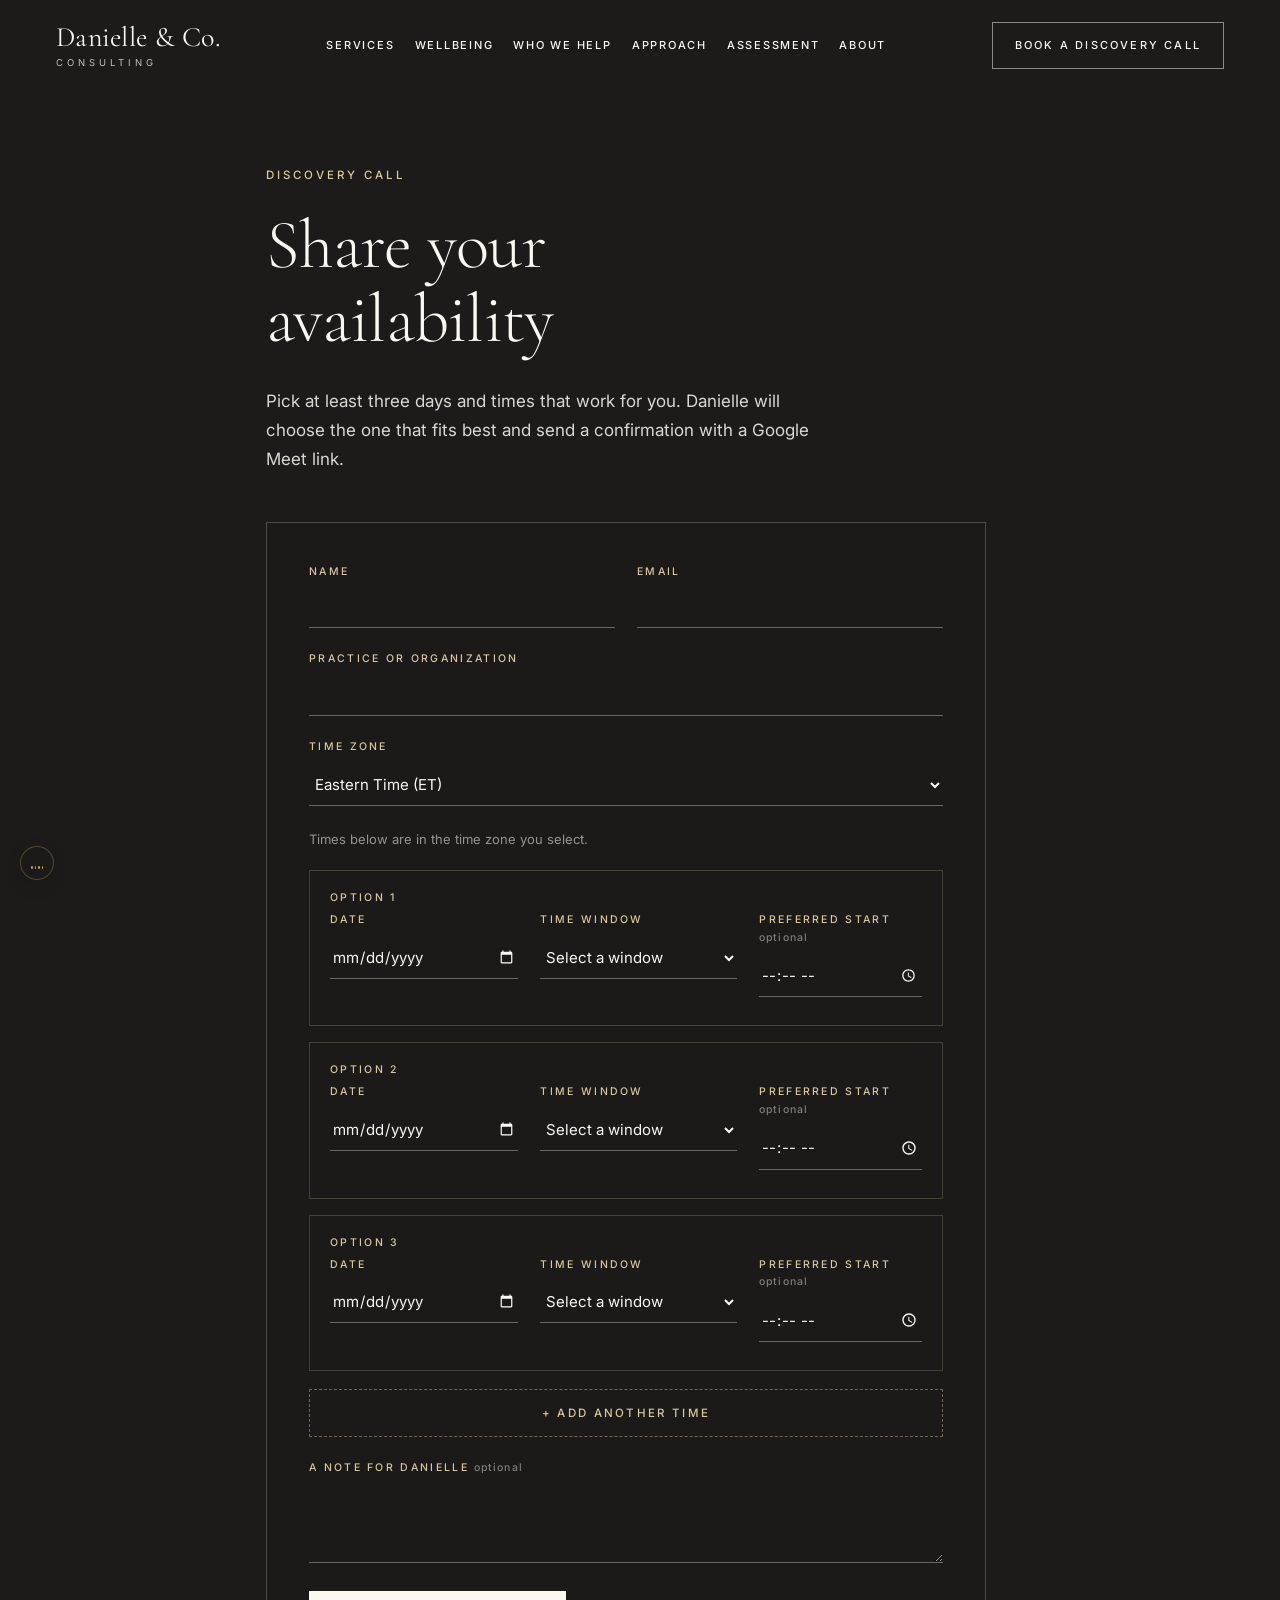
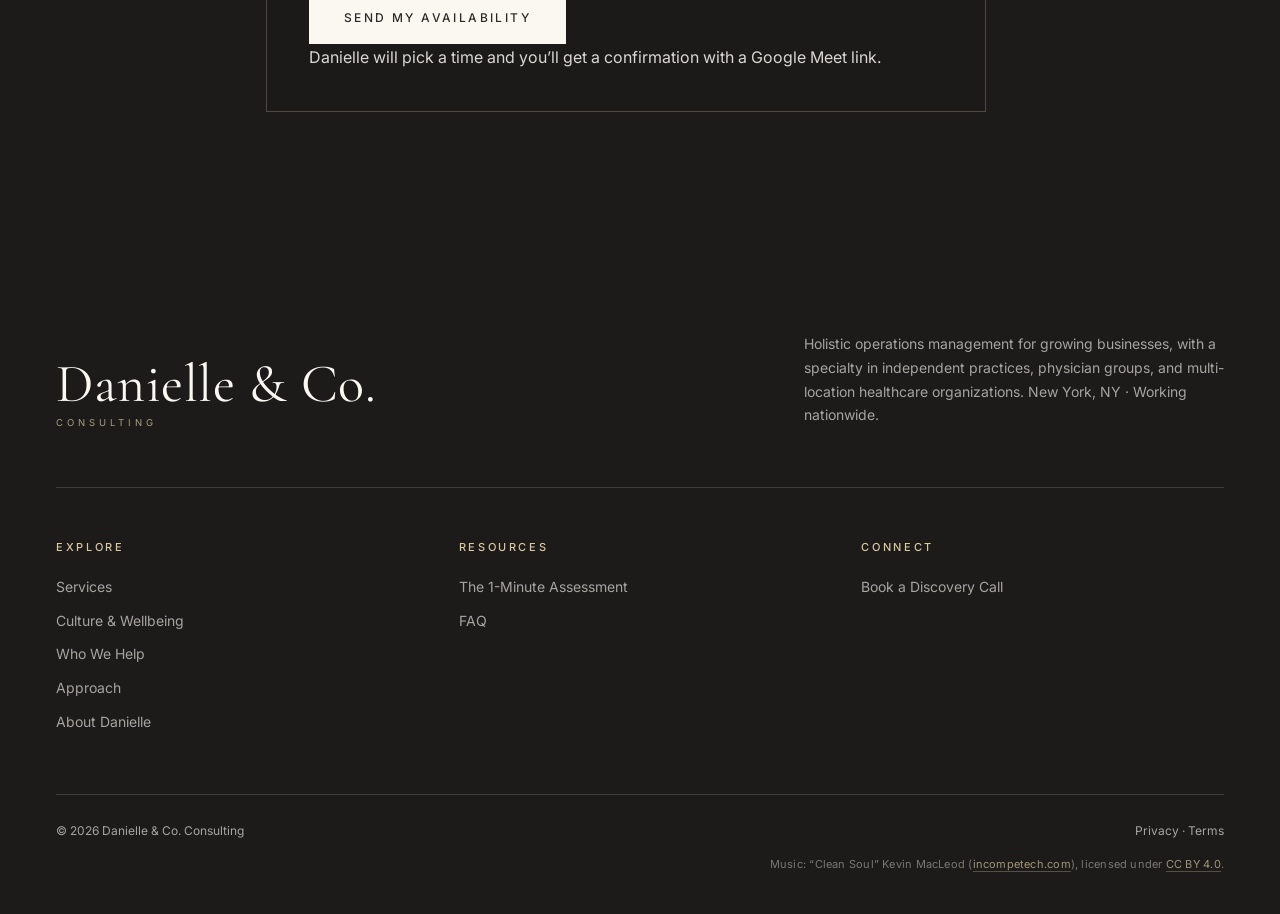
<file: availability.html>
<!DOCTYPE html>
<html lang="en">
<head>
<meta charset="UTF-8">
<meta name="viewport" content="width=device-width, initial-scale=1">
<title>Share your availability | Danielle &amp; Co.</title>
<meta name="description" content="Share a few days and times for a complimentary 30-minute discovery call with Danielle &amp; Co. Consulting. Danielle will pick the time that fits best and send a Google Meet confirmation.">
<link rel="canonical" href="https://daniellecoconsulting.com/availability.html">
<link rel="preconnect" href="https://fonts.googleapis.com"><link rel="preconnect" href="https://fonts.gstatic.com" crossorigin>
<link href="https://fonts.googleapis.com/css2?family=Cormorant+Garamond:ital,wght@0,300;0,400;0,500;1,300;1,400;1,500&family=Inter:wght@300;400;500;600&display=swap" rel="stylesheet">
<link rel="stylesheet" href="styles.css">
</head>
<body class="page-inner">
<div class="loader" aria-hidden="true"><span>Danielle &amp; Co.</span></div>

<header class="site-header" id="header">
  <div class="wrap nav">
    <a href="index.html#top" class="brand">Danielle &amp; Co.<small>Consulting</small></a>
    <nav class="nav-links" id="navlinks" aria-label="Main">
      <a href="index.html#services">Services</a>
      <a href="index.html#wellbeing">Wellbeing</a>
      <a href="index.html#who">Who We Help</a>
      <a href="index.html#how">Approach</a>
      <a href="index.html#assessment">Assessment</a>
      <a href="index.html#about">About</a>
      <a href="index.html#contact-form" class="nav-cta-mobile">Book a Discovery Call</a>
    </nav>
    <div class="nav-right">
      <a href="index.html#contact-form" class="btn btn-ghost btn-sm"><span class="full">Book a Discovery Call</span><span class="short">Book a Call</span></a>
      <button class="menu-toggle" id="menuToggle" aria-label="Open menu" aria-expanded="false"><span></span><span></span></button>
    </div>
  </div>
</header>

<main>
  <section class="avail-page" id="availability">
    <div class="wrap avail-inner">
      <span class="eyebrow gold reveal">Discovery Call</span>
      <h1 class="reveal" style="--d:.1s">Share your availability</h1>
      <p class="lede reveal" style="--d:.2s">Pick at least three days and times that work for you. Danielle will choose the one that fits best and send a confirmation with a Google Meet link.</p>

      <form class="contact-form reveal" id="availability-form" style="--d:.3s" method="post" novalidate>
        <div class="cf-row">
          <label><span>Name</span><input type="text" name="name" required autocomplete="name"></label>
          <label><span>Email</span><input type="email" name="email" required autocomplete="email"></label>
        </div>
        <label class="cf-full"><span>Practice or organization</span><input type="text" name="practice" autocomplete="organization"></label>

        <label><span>Time zone</span>
          <select name="timezone" required>
            <option value="Eastern Time (America/New_York)" selected>Eastern Time (ET)</option>
            <option value="Central Time (America/Chicago)">Central Time (CT)</option>
            <option value="Mountain Time (America/Denver)">Mountain Time (MT)</option>
            <option value="Arizona Time (America/Phoenix)">Arizona Time (no DST)</option>
            <option value="Pacific Time (America/Los_Angeles)">Pacific Time (PT)</option>
            <option value="Alaska Time (America/Anchorage)">Alaska Time (AKT)</option>
            <option value="Hawaii Time (Pacific/Honolulu)">Hawaii Time (HT)</option>
            <option value="Other (please mention in the note)">Other (please mention in the note)</option>
          </select>
        </label>
        <p class="avail-hint">Times below are in the time zone you select.</p>

        <div class="avail-slots" id="availSlots">
          <div class="avail-slot" data-slot="1">
            <div class="avail-slot-head"><span class="avail-slot-label">Option 1</span></div>
            <div class="cf-row avail-row-3">
              <label><span>Date</span><input type="date" name="slot_1_date" data-part="date" required></label>
              <label><span>Time window</span>
                <select name="slot_1_window" data-part="window" required>
                  <option value="">Select a window</option>
                  <option value="Morning (8–11 am)">Morning (8–11 am)</option>
                  <option value="Midday (11 am–2 pm)">Midday (11 am–2 pm)</option>
                  <option value="Afternoon (2–5 pm)">Afternoon (2–5 pm)</option>
                  <option value="Evening (5–8 pm)">Evening (5–8 pm)</option>
                </select>
              </label>
              <label class="opt-label"><span>Preferred start <em>optional</em></span><input type="time" name="slot_1_time" data-part="time"></label>
            </div>
          </div>
          <div class="avail-slot" data-slot="2">
            <div class="avail-slot-head"><span class="avail-slot-label">Option 2</span></div>
            <div class="cf-row avail-row-3">
              <label><span>Date</span><input type="date" name="slot_2_date" data-part="date" required></label>
              <label><span>Time window</span>
                <select name="slot_2_window" data-part="window" required>
                  <option value="">Select a window</option>
                  <option value="Morning (8–11 am)">Morning (8–11 am)</option>
                  <option value="Midday (11 am–2 pm)">Midday (11 am–2 pm)</option>
                  <option value="Afternoon (2–5 pm)">Afternoon (2–5 pm)</option>
                  <option value="Evening (5–8 pm)">Evening (5–8 pm)</option>
                </select>
              </label>
              <label class="opt-label"><span>Preferred start <em>optional</em></span><input type="time" name="slot_2_time" data-part="time"></label>
            </div>
          </div>
          <div class="avail-slot" data-slot="3">
            <div class="avail-slot-head"><span class="avail-slot-label">Option 3</span></div>
            <div class="cf-row avail-row-3">
              <label><span>Date</span><input type="date" name="slot_3_date" data-part="date" required></label>
              <label><span>Time window</span>
                <select name="slot_3_window" data-part="window" required>
                  <option value="">Select a window</option>
                  <option value="Morning (8–11 am)">Morning (8–11 am)</option>
                  <option value="Midday (11 am–2 pm)">Midday (11 am–2 pm)</option>
                  <option value="Afternoon (2–5 pm)">Afternoon (2–5 pm)</option>
                  <option value="Evening (5–8 pm)">Evening (5–8 pm)</option>
                </select>
              </label>
              <label class="opt-label"><span>Preferred start <em>optional</em></span><input type="time" name="slot_3_time" data-part="time"></label>
            </div>
          </div>
        </div>
        <button class="avail-add" type="button" id="addSlot">+ Add another time</button>

        <label class="cf-full"><span>A note for Danielle <em style="font-style:normal;letter-spacing:.1em;color:rgba(251,248,242,.45);text-transform:none">optional</em></span><textarea name="note" rows="3"></textarea></label>
        <input type="text" name="_honey" class="cf-hp" tabindex="-1" autocomplete="off" aria-hidden="true">
        <button class="btn btn-light" type="submit">Send my availability</button>
        <p class="form-error" id="availError" hidden role="alert">Something went wrong sending your availability. Please try again in a moment.</p>
        <p class="cf-note">Danielle will pick a time and you&rsquo;ll get a confirmation with a Google Meet link.</p>
      </form>
      <div class="form-thanks cf-thanks" id="availThanks" hidden tabindex="-1"><span class="ft-mark">&#10022;</span><h4>Thank you!</h4><p>Danielle will pick a time and you&rsquo;ll get a confirmation with a Google Meet link.</p></div>
    </div>
  </section>
</main>

<footer>
  <div class="wrap">
    <div class="foot-top">
      <div class="brand big">Danielle &amp; Co.<small>Consulting</small></div>
      <p>Holistic operations management for growing businesses, with a specialty in independent practices, physician groups, and multi-location healthcare organizations. New York, NY &middot; Working nationwide.</p>
    </div>
    <div class="foot-grid">
      <div><h5>Explore</h5><ul><li><a href="index.html#services">Services</a></li><li><a href="index.html#wellbeing">Culture &amp; Wellbeing</a></li><li><a href="index.html#who">Who We Help</a></li><li><a href="index.html#how">Approach</a></li><li><a href="index.html#about">About Danielle</a></li></ul></div>
      <div><h5>Resources</h5><ul><li><a href="index.html#assessment">The 1-Minute Assessment</a></li><li><a href="index.html#faq">FAQ</a></li></ul></div>
      <div><h5>Connect</h5><ul><li><a href="index.html#contact-form">Book a Discovery Call</a></li><!-- Add LinkedIn and Instagram here once the company profile URLs are confirmed. --></ul></div>
    </div>
    <div class="foot-bottom"><span>&copy; 2026 Danielle &amp; Co. Consulting</span><span>Privacy &middot; Terms</span></div>
    <p class="music-credit">Music: &ldquo;Clean Soul&rdquo; Kevin MacLeod (<a href="https://incompetech.com" target="_blank" rel="noopener">incompetech.com</a>), licensed under <a href="https://creativecommons.org/licenses/by/4.0/" target="_blank" rel="noopener">CC BY 4.0</a>.</p>
  </div>
</footer>
<script src="vendor/lenis.min.js" defer></script>
<script src="main.js" defer></script>
<script src="motion.js" defer></script>
</body>
</html>
</file>
<file: styles.css>
:root{
  --ivory:#FBF8F2; --cream:#F3EDE2; --beige:#E4D9C6; --taupe:#A89A86;
  --charcoal:#2B2A28; --ink:#1C1B1A; --gold:#B89B5E; --champagne:#D9C7A0;
  --text:#4A4743; --hair:rgba(43,42,40,.14); --hair-dark:rgba(251,248,242,.16);
  --serif:'Cormorant Garamond', Georgia, 'Times New Roman', serif;
  --sans:'Inter', -apple-system, BlinkMacSystemFont, 'Segoe UI', sans-serif;
  --max:1280px; --ease:cubic-bezier(.22,.61,.36,1); --ease-out:cubic-bezier(.16,1,.3,1);
}
*{box-sizing:border-box;margin:0;padding:0}
html{scroll-behavior:smooth;-webkit-text-size-adjust:100%}
body{background:var(--ivory);color:var(--text);font-family:var(--sans);font-size:16px;line-height:1.7;font-weight:400;-webkit-font-smoothing:antialiased;overflow-x:hidden}
img{display:block;max-width:100%}
a{color:inherit;text-decoration:none}
.wrap{max-width:var(--max);margin:0 auto;padding:0 56px}
h1,h2,h3,h4{font-family:var(--serif);font-weight:400;color:var(--charcoal);line-height:1.08;letter-spacing:-.01em;font-variant-numeric:lining-nums}
h2{font-size:clamp(38px,4.6vw,66px)}
h2 em,h1 em,.statement-text em{font-style:italic;font-weight:400;color:inherit}
.problems h2 em,.services h2 em,.how h2 em,.who h2 em,.about h2 em,.faq h2 em{color:#6b5a3a}
h3{font-size:27px;line-height:1.2}
.eyebrow{display:inline-block;font-family:var(--sans);font-size:11.5px;letter-spacing:.26em;text-transform:uppercase;color:var(--taupe);font-weight:500;margin-bottom:22px}
.eyebrow.gold{color:var(--champagne)}
.rule{width:56px;height:1px;background:var(--gold);margin:30px 0}
.btn{display:inline-flex;align-items:center;justify-content:center;gap:10px;font-family:var(--sans);font-size:12px;letter-spacing:.2em;text-transform:uppercase;font-weight:500;padding:18px 34px;border:1px solid transparent;cursor:pointer;transition:background .45s var(--ease),color .45s var(--ease),border-color .45s var(--ease),transform .45s var(--ease);position:relative;overflow:hidden;white-space:nowrap}
.btn::after{content:"";position:absolute;inset:0;background:linear-gradient(110deg,transparent 30%,rgba(255,255,255,.35) 50%,transparent 70%);transform:translateX(-120%);transition:transform .9s var(--ease)}
.btn:hover::after{transform:translateX(120%)}
.btn-light{background:var(--ivory);color:var(--charcoal)}
.btn-light:hover{background:var(--champagne)}
.btn-outline-light{border-color:rgba(251,248,242,.55);color:var(--ivory)}
.btn-outline-light:hover{background:rgba(251,248,242,.12);border-color:var(--ivory)}
.btn-gold{background:var(--gold);color:var(--ink)}
.btn-gold:hover{background:var(--champagne)}
.btn-sm{padding:13px 22px;font-size:11px}
.btn-ghost{border-color:rgba(251,248,242,.5);color:var(--ivory)}
.btn .short{display:none}

/* loader */
.loader{position:fixed;inset:0;background:var(--ink);z-index:100;display:flex;align-items:center;justify-content:center;animation:loaderOut 1s var(--ease-out) .55s forwards;pointer-events:none}
.loader span{font-family:var(--serif);font-size:30px;color:var(--champagne);letter-spacing:.04em;opacity:0;animation:fadeIn .5s ease .05s forwards}
@keyframes loaderOut{to{transform:translateY(-100%)}}
@keyframes fadeIn{to{opacity:1}}

/* header */
.site-header{position:fixed;top:0;left:0;right:0;z-index:50;transition:background .5s var(--ease),padding .5s var(--ease),box-shadow .5s var(--ease),color .5s;color:var(--ivory);padding:22px 0}
.site-header .nav{display:flex;align-items:center;justify-content:space-between;gap:32px}
.brand{font-family:var(--serif);font-size:28px;line-height:1;letter-spacing:.01em;white-space:nowrap;display:flex;flex-direction:column}
.brand small{font-family:var(--sans);font-size:9.5px;letter-spacing:.42em;text-transform:uppercase;margin-top:7px;opacity:.75}
.nav-links{display:flex;gap:38px}
.nav-links a{font-size:11.5px;letter-spacing:.22em;text-transform:uppercase;font-weight:500;position:relative;padding:6px 0}
.nav-links a::after{content:"";position:absolute;left:0;bottom:0;height:1px;width:100%;background:var(--gold);transform:scaleX(0);transform-origin:right;transition:transform .5s var(--ease)}
.nav-links a:hover::after{transform:scaleX(1);transform-origin:left}
.nav-cta-mobile{display:none}
.nav-right{display:flex;align-items:center;gap:18px}
.menu-toggle{display:none;background:none;border:0;width:34px;height:24px;position:relative;cursor:pointer}
.menu-toggle span{position:absolute;left:4px;right:4px;height:1px;background:currentColor;transition:transform .4s var(--ease),top .4s}
.menu-toggle span:first-child{top:8px}.menu-toggle span:last-child{top:15px}
.menu-toggle{color:inherit}
.site-header.scrolled{background:rgba(251,248,242,.9);backdrop-filter:blur(14px);-webkit-backdrop-filter:blur(14px);color:var(--charcoal);padding:12px 0;box-shadow:0 1px 0 var(--hair)}
.site-header.scrolled .btn-ghost{background:var(--charcoal);border-color:var(--charcoal);color:var(--ivory)}
.site-header.scrolled .btn-ghost:hover{background:var(--ink)}

/* hero */
.hero{position:relative;height:100vh;min-height:680px;display:flex;align-items:center;overflow:hidden;background:var(--ink);color:var(--ivory)}
.hero-media{position:absolute;inset:0}
.hero-media img{width:100%;height:100%;object-fit:cover;object-position:60% 50%;transform:scale(1.14);animation:kenburns 22s var(--ease) .2s forwards}
@keyframes kenburns{from{transform:scale(1.14) translate3d(0,0,0)}to{transform:scale(1.02) translate3d(-1.5%,-1%,0)}}
.hero-shade{position:absolute;inset:0;background:linear-gradient(90deg,rgba(28,27,26,.86) 0%,rgba(28,27,26,.66) 38%,rgba(28,27,26,.22) 70%,rgba(28,27,26,.12) 100%),linear-gradient(0deg,rgba(28,27,26,.5),transparent 35%)}
.hero-inner{position:relative;z-index:2;width:100%;padding-top:70px}
.hero-title{font-size:clamp(46px,5.4vw,84px);line-height:1.02;color:var(--ivory);font-weight:300;margin-bottom:34px}
.hero-title .line{white-space:nowrap}
.hero-title em{color:var(--champagne)}
.hero-title .line{display:block;overflow:hidden;padding-bottom:.06em}
.hero-title .line>span{display:inline-block;transform:translateY(110%);animation:lineUp 1.2s var(--ease-out) forwards;animation-delay:calc(var(--d) + .7s)}
@keyframes lineUp{to{transform:none}}
.hero-in{opacity:0;transform:translateY(18px);animation:heroIn 1.1s var(--ease-out) forwards;animation-delay:calc(var(--d) + .7s)}
@keyframes heroIn{to{opacity:1;transform:none}}
.hero-creds{font-family:var(--serif);font-size:clamp(18px,1.6vw,23px);color:rgba(251,248,242,.9);margin-bottom:42px;font-variant-numeric:lining-nums}
.hero-creds i{font-style:normal;color:var(--gold);margin:0 12px}
.hero-ctas{display:flex;gap:14px;flex-wrap:wrap}
.scroll-cue{position:absolute;bottom:34px;left:50%;transform:translateX(-50%);z-index:3;display:flex;flex-direction:column;align-items:center;gap:12px;font-size:10px;letter-spacing:.3em;text-transform:uppercase;color:rgba(251,248,242,.7)}
.scroll-cue i{width:1px;height:54px;background:rgba(251,248,242,.25);position:relative;overflow:hidden}
.scroll-cue i::after{content:"";position:absolute;left:0;top:-50%;width:1px;height:50%;background:var(--champagne);animation:cue 2.2s var(--ease) infinite}
@keyframes cue{to{top:100%}}

/* marquee */
.marquee{background:var(--charcoal);color:var(--champagne);overflow:hidden;padding:30px 0;border-top:1px solid rgba(184,155,94,.35);border-bottom:1px solid rgba(184,155,94,.35)}
.marquee-track{display:flex;width:max-content;animation:marquee 48s linear infinite}
.marquee:hover .marquee-track{animation-play-state:paused}
.marquee-group{display:flex;align-items:center;flex-shrink:0}
.marquee span{font-family:var(--serif);font-style:italic;font-size:34px;padding:0 34px;white-space:nowrap;color:var(--ivory);font-weight:300}
.marquee b{color:var(--gold);font-size:14px;font-weight:400}
@keyframes marquee{to{transform:translateX(-50%)}}

/* reveal */
.reveal{opacity:0;transform:translateY(34px);transition:opacity 1.1s var(--ease-out),transform 1.1s var(--ease-out);transition-delay:var(--d,0s)}
.reveal.in{opacity:1;transform:none}
.reveal-img{clip-path:inset(12% 0 12% 0);transition:clip-path 1.5s var(--ease-out)}
.reveal-img.in{clip-path:inset(0 0 0 0)}
[data-parallax]{will-change:transform}

/* proof */
.proof{padding:110px 0 100px;background:var(--ivory)}
.proof-grid{display:grid;grid-template-columns:repeat(4,1fr)}
.proof-item{padding:6px 36px;border-left:1px solid var(--hair);display:flex;flex-direction:column}
.proof-item:first-child{border-left:0;padding-left:0}
.proof-num{font-family:var(--serif);font-size:clamp(60px,6.2vw,92px);line-height:1;color:var(--charcoal);font-weight:300;font-variant-numeric:lining-nums tabular-nums}
.proof-word .proof-num{font-size:clamp(50px,5vw,74px);line-height:1.24;font-style:italic;color:#6b5a3a}
.proof-unit{font-size:11.5px;letter-spacing:.24em;text-transform:uppercase;color:var(--gold);font-weight:600;margin:20px 0 10px}
.proof-label{font-size:14.5px;line-height:1.6;max-width:24ch}

/* problems */
.problems{padding:120px 0 140px;background:var(--cream)}
.problems-grid{display:grid;grid-template-columns:5fr 6fr;gap:110px;align-items:center}
.problems-media{position:relative}
.pmask{overflow:hidden;aspect-ratio:4/5}
.pmask img{width:100%;height:118%;object-fit:cover;margin-top:-9%}
.pcaption{position:absolute;right:-56px;bottom:-44px;background:var(--ivory);padding:30px 34px;max-width:300px;box-shadow:0 24px 60px rgba(28,27,26,.12)}
.pcaption .eyebrow{margin-bottom:10px;color:var(--gold)}
.pcaption p{font-family:var(--serif);font-size:24px;line-height:1.25;color:var(--charcoal)}
.problem-list{list-style:none}
.problem-list li{display:flex;gap:28px;padding:22px 0;border-top:1px solid var(--hair);font-size:17px;color:var(--charcoal);transition:padding .5s var(--ease)}
.problem-list li:hover{padding-left:10px}
.problem-list li:last-child{border-bottom:1px solid var(--hair)}
.problem-list .n{font-family:var(--serif);font-style:italic;color:var(--gold);font-size:20px;min-width:30px;line-height:1.4;font-variant-numeric:lining-nums}

/* difference */
.difference{position:relative;background:var(--ink);color:rgba(251,248,242,.82);padding:150px 0;overflow:hidden}
.diff-bg{position:absolute;inset:-12% 0 -12% 38%;opacity:.75}
.diff-bg img{width:100%;height:100%;object-fit:cover}
.difference::before{content:"";position:absolute;inset:0;background:linear-gradient(90deg,rgba(28,27,26,1) 36%,rgba(28,27,26,.78) 62%,rgba(28,27,26,.45));z-index:1}
.diff-grid{position:relative;z-index:2;display:grid;grid-template-columns:1fr 1fr;gap:100px;align-items:end}
.difference h2{color:var(--ivory);font-weight:300}
.difference h2 em{color:var(--champagne)}
.diff-copy p{font-size:17px;line-height:1.85;margin-bottom:22px;max-width:52ch}
.link-arrow{display:inline-flex;gap:14px;align-items:center;font-size:12px;letter-spacing:.22em;text-transform:uppercase;font-weight:500;color:var(--champagne);margin-top:16px;padding-bottom:6px;border-bottom:1px solid rgba(217,199,160,.4)}
.link-arrow span{transition:transform .5s var(--ease)}
.link-arrow:hover span{transform:translateX(8px)}
.link-arrow.dark{color:var(--charcoal);border-color:var(--gold)}

/* services */
.services{padding:140px 0;background:var(--ivory)}
.section-head{display:grid;grid-template-columns:1.3fr 1fr;gap:80px;align-items:end;margin-bottom:70px}
.section-head p{font-size:16.5px;max-width:44ch}
.cards{display:grid;grid-template-columns:repeat(4,1fr);gap:22px}
.card{background:var(--cream);display:flex;flex-direction:column;position:relative;transition:transform .7s var(--ease-out),box-shadow .7s var(--ease-out),opacity 1.1s var(--ease-out)}
.card.in:hover{transform:translateY(-10px);box-shadow:0 34px 70px rgba(28,27,26,.14)}
.card-img{aspect-ratio:4/3.3;overflow:hidden;position:relative}
.card-img img{width:100%;height:100%;object-fit:cover;transition:transform 1.4s var(--ease-out),filter 1s;filter:saturate(.85)}
.card:hover .card-img img{transform:scale(1.08);filter:saturate(1)}
.card-body{padding:32px 30px 34px;display:flex;flex-direction:column;flex:1;position:relative}
.card-body::before{content:"";position:absolute;top:0;left:30px;right:30px;height:1px;background:var(--gold);transform:scaleX(.18);transform-origin:left;transition:transform .8s var(--ease-out)}
.card:hover .card-body::before{transform:scaleX(1)}
.card .num{font-family:var(--serif);font-style:italic;color:var(--gold);font-size:22px}
.card h3{margin:12px 0 14px;font-size:27px}
.card p{font-size:14.5px;line-height:1.7;flex:1}
.card .meta{margin-top:24px;font-size:11px;letter-spacing:.2em;text-transform:uppercase;color:var(--taupe);font-weight:500}
.card-more{font-size:11px;letter-spacing:.2em;text-transform:uppercase;color:var(--charcoal);font-weight:600;margin-top:14px;opacity:0;transform:translateY(8px);transition:all .6s var(--ease-out)}
.card:hover .card-more{opacity:1;transform:none}
.card.featured{background:var(--charcoal)}
.card.featured h3{color:var(--ivory)}.card.featured p{color:rgba(251,248,242,.78)}
.card.featured .meta{color:var(--champagne)}.card.featured .card-more{color:var(--champagne)}
.tag{position:absolute;top:18px;left:18px;background:var(--gold);color:var(--ink);font-size:10px;letter-spacing:.2em;text-transform:uppercase;font-weight:600;padding:8px 12px}

/* statement */
.statement{position:relative;height:78vh;min-height:520px;display:flex;align-items:center;overflow:hidden;background:var(--beige)}
.statement-bg{position:absolute;inset:-18% 0}
.statement-bg img{width:100%;height:100%;object-fit:cover}
.statement::after{content:"";position:absolute;inset:0;background:rgba(43,42,40,.38)}
.statement .wrap{position:relative;z-index:2;width:100%}
.statement-text{font-family:var(--serif);font-weight:300;color:var(--ivory);font-size:clamp(40px,5.4vw,82px);line-height:1.08;max-width:17ch;text-shadow:0 2px 30px rgba(0,0,0,.18)}
.statement-text em{color:var(--ivory)}

/* how */
.how{padding:140px 0;background:var(--cream)}
.steps{display:grid;grid-template-columns:repeat(4,1fr);gap:40px;position:relative;padding-top:56px}
.steps-line{position:absolute;top:6px;left:0;right:0;height:1px;background:var(--hair)}
.steps-line i{position:absolute;inset:0;background:var(--gold);transform:scaleX(0);transform-origin:left;transition:transform 2.2s var(--ease-out) .2s}
.steps.in .steps-line i{transform:scaleX(1)}
.step{position:relative}
.step .dot{position:absolute;top:-56px;left:0;width:13px;height:13px;border-radius:50%;background:var(--cream);border:1px solid var(--gold);transition:background .5s}
.step.in .dot{background:var(--gold)}
.step .n{font-family:var(--serif);font-size:64px;line-height:1;color:var(--champagne);font-weight:300;font-variant-numeric:lining-nums;display:block;margin-bottom:6px;transition:color .5s}
.step:hover .n{color:var(--gold)}
.step h3{font-size:32px;margin-bottom:14px}
.step p{font-size:15px}

/* who */
.who{padding:150px 0;background:var(--ivory)}
.who-grid{display:grid;grid-template-columns:7fr 5fr;gap:100px;align-items:center}
.who-list{display:grid;grid-template-columns:1fr 1fr;gap:0 48px;margin-top:56px}
.who-item{padding:28px 0;border-top:1px solid var(--hair)}
.who-item h3{font-size:25px;margin-bottom:10px;transition:color .4s}
.who-item:hover h3{color:#6b5a3a}
.who-item p{font-size:14.5px}
.who-media{position:relative}
.wmask{overflow:hidden;aspect-ratio:3/4;position:relative;z-index:2}
.wmask img{width:100%;height:118%;object-fit:cover;margin-top:-9%}
.gold-frame{position:absolute;inset:34px -34px -34px 34px;border:1px solid var(--gold);z-index:1}

/* assessment */
.assess{background:var(--charcoal);color:rgba(251,248,242,.8);padding:140px 0;position:relative;overflow:hidden}
.assess::before{content:"1";position:absolute;right:-30px;top:40px;font-family:var(--serif);font-size:520px;line-height:.8;color:rgba(217,199,160,.05);font-weight:300;pointer-events:none}
.assess-head{max-width:820px;margin-bottom:70px;position:relative}
.assess h2{color:var(--ivory);font-weight:300}
.assess h2 em{color:var(--champagne)}
.assess-head p{font-size:17px;margin-top:26px;max-width:58ch}
.assess-grid{display:grid;grid-template-columns:1fr 1fr;gap:70px;position:relative}
.assess-list{list-style:none;border-top:1px solid var(--hair-dark)}
.assess-list button{width:100%;text-align:left;background:none;border:0;border-bottom:1px solid var(--hair-dark);color:rgba(251,248,242,.62);font-family:var(--serif);font-size:23px;padding:13px 0;cursor:pointer;display:flex;gap:24px;align-items:baseline;transition:color .4s,padding .5s var(--ease);position:relative}
.assess-list button span{font-family:var(--sans);font-size:11px;letter-spacing:.2em;color:var(--taupe);min-width:24px;font-variant-numeric:lining-nums}
.assess-list button::after{content:"";position:absolute;left:0;bottom:-1px;height:1px;width:100%;background:var(--gold);transform:scaleX(0);transform-origin:left;transition:transform .6s var(--ease-out)}
.assess-list button:hover,.assess-list button[aria-selected="true"]{color:var(--ivory);padding-left:12px}
.assess-list button[aria-selected="true"] span{color:var(--gold)}
.assess-list button[aria-selected="true"]::after{transform:scaleX(1)}
.assess-panel{background:var(--ivory);color:var(--text);padding:56px 54px;align-self:start;position:sticky;top:110px;box-shadow:0 40px 90px rgba(0,0,0,.3)}
.ap-num{font-family:var(--serif);font-size:96px;line-height:.9;color:var(--gold);font-weight:300;display:block;font-variant-numeric:lining-nums}
.assess-panel h3{font-size:38px;margin-top:16px}
.gold-rule{margin:24px 0}
.ap-q{font-family:var(--serif);font-size:24px;line-height:1.4;color:var(--charcoal);font-style:italic}
.ap-why{font-size:14.5px;margin-top:18px}
.ap-swap{animation:apSwap .7s var(--ease-out)}
@keyframes apSwap{from{opacity:0;transform:translateY(12px)}to{opacity:1;transform:none}}
.ap-progress{height:2px;background:var(--beige);margin:34px 0 30px;position:relative}
.ap-progress i{position:absolute;left:0;top:0;bottom:0;background:var(--gold);width:10%;transition:width .8s var(--ease-out)}
.ap-form{display:flex;gap:10px}
.ap-form input{flex:1;padding:16px 18px;border:1px solid var(--hair);background:#fff;font-family:var(--sans);font-size:14px;min-width:0}
.fine{font-size:12px;color:var(--taupe);margin-top:12px}

/* about */
.about{padding:150px 0;background:var(--cream)}
.about-grid{display:grid;grid-template-columns:5fr 6fr;gap:110px;align-items:center}
.about-visual{position:relative;padding-right:70px;margin-bottom:60px}
.portrait{aspect-ratio:4/5;background:linear-gradient(160deg,var(--beige),#D8CBB4);display:flex;flex-direction:column;align-items:center;justify-content:center;gap:12px;color:var(--charcoal);border:1px solid rgba(184,155,94,.4)}
.portrait .mono{font-family:var(--serif);font-size:72px;font-weight:300;line-height:1}
.portrait span:last-child{font-size:11px;letter-spacing:.28em;text-transform:uppercase;color:var(--text)}
.about-copy p{font-size:17px;margin-bottom:18px;max-width:56ch}
.caps{display:flex;flex-wrap:wrap;gap:10px;margin:28px 0 30px}
.caps span{font-size:11px;letter-spacing:.16em;text-transform:uppercase;border:1px solid rgba(184,155,94,.5);padding:9px 14px;color:var(--charcoal);transition:background .4s,color .4s}
.caps span:hover{background:var(--charcoal);color:var(--ivory)}

/* faq */
.faq{padding:140px 0;background:var(--ivory)}
.faq-grid{display:grid;grid-template-columns:1fr 1.6fr;gap:100px}
.faq-list{border-top:1px solid var(--hair)}
details{border-bottom:1px solid var(--hair)}
summary{list-style:none;cursor:pointer;font-family:var(--serif);font-size:26px;color:var(--charcoal);padding:26px 50px 26px 0;position:relative;transition:color .3s}
summary::-webkit-details-marker{display:none}
summary:hover{color:#6b5a3a}
summary i{position:absolute;right:6px;top:50%;width:16px;height:16px;transform:translateY(-50%)}
summary i::before,summary i::after{content:"";position:absolute;left:0;top:50%;width:16px;height:1px;background:var(--gold);transition:transform .5s var(--ease)}
summary i::after{transform:rotate(90deg)}
details[open] summary i::after{transform:rotate(0)}
.ans{overflow:hidden}
.ans p{padding:0 0 28px;font-size:16px;max-width:62ch}

/* final */
.final{position:relative;padding:190px 0;text-align:center;color:rgba(251,248,242,.85);overflow:hidden;background:var(--ink)}
.final-bg{position:absolute;inset:-18% 0}
.final-bg img{width:100%;height:100%;object-fit:cover;opacity:.55}
.final::after{content:"";position:absolute;inset:0;background:radial-gradient(ellipse at center,rgba(28,27,26,.55),rgba(28,27,26,.85))}
.final-inner{position:relative;z-index:2;display:flex;flex-direction:column;align-items:center}
.final h2{color:var(--ivory);font-weight:300;max-width:18ch;font-size:clamp(42px,5.4vw,80px)}
.final h2 em{color:var(--champagne)}
.final p{max-width:58ch;font-size:17px;margin:30px 0 42px}

/* footer */
footer{background:var(--ink);color:rgba(251,248,242,.62);padding:100px 0 40px;font-size:14px}
.foot-top{display:flex;justify-content:space-between;align-items:flex-end;gap:60px;padding-bottom:60px;border-bottom:1px solid var(--hair-dark)}
.foot-top p{max-width:420px}
.brand.big{font-size:54px;color:var(--ivory)}
.brand.big small{color:var(--champagne)}
.foot-grid{display:grid;grid-template-columns:repeat(3,1fr);gap:40px;padding:50px 0}
footer h5{font-size:11px;letter-spacing:.24em;text-transform:uppercase;color:var(--champagne);font-weight:500;margin-bottom:18px}
footer ul{list-style:none}footer li{margin-bottom:10px}
footer a:hover{color:var(--ivory)}
.foot-bottom{display:flex;justify-content:space-between;font-size:12px;border-top:1px solid var(--hair-dark);padding-top:26px}

/* responsive */
@media (max-width:1180px){
  .nav-links{gap:24px}
  .cards{grid-template-columns:repeat(2,1fr)}
}
@media (max-width:980px){
  .wrap{padding:0 28px}
  .menu-toggle{display:block}
  .nav-links{position:fixed;inset:0;background:var(--ink);flex-direction:column;justify-content:center;align-items:center;gap:26px;opacity:0;pointer-events:none;transition:opacity .5s var(--ease);z-index:-1}
  .nav-links a{font-family:var(--serif);font-size:34px;letter-spacing:0;text-transform:none;color:var(--ivory)}
  .nav-cta-mobile{display:block;font-family:var(--sans)!important;font-size:12px!important;letter-spacing:.2em!important;text-transform:uppercase!important;color:var(--champagne)!important;margin-top:20px}
  body.menu-open .nav-links{opacity:1;pointer-events:auto}
  body.menu-open .site-header{color:var(--ivory)!important;background:transparent!important;backdrop-filter:none}
  body.menu-open .menu-toggle span:first-child{top:12px;transform:rotate(45deg)}
  body.menu-open .menu-toggle span:last-child{top:12px;transform:rotate(-45deg)}
  .proof-grid{grid-template-columns:1fr 1fr;gap:50px 0}
  .proof-item:nth-child(3){border-left:0;padding-left:0}
  .problems-grid,.diff-grid,.who-grid,.assess-grid,.about-grid,.faq-grid,.section-head{grid-template-columns:1fr;gap:56px}
  .pcaption{right:16px;bottom:-36px}
  .steps{grid-template-columns:1fr 1fr;gap:50px 40px}
  .assess-panel{position:relative;top:0}
  .about-visual{max-width:520px}
}
@media (max-width:640px){
  body{font-size:15px}
  .wrap{padding:0 22px}
  .site-header{padding:16px 0}
  .brand{font-size:23px}
  .brand small{font-size:8.5px;letter-spacing:.36em}
  .btn .full{display:none}.btn .short{display:inline}
  .btn-sm{padding:11px 14px;font-size:10px;letter-spacing:.16em}
  .hero{min-height:640px;height:100svh;align-items:flex-end;padding-bottom:110px}
  .hero-media img{object-position:72% 50%}
  .hero-shade{background:linear-gradient(0deg,rgba(28,27,26,.92) 0%,rgba(28,27,26,.72) 45%,rgba(28,27,26,.35) 100%)}
  .hero-title{font-size:40px;margin-bottom:24px}
  .hero-title .line{white-space:normal}
  .hero-creds{font-size:17px;margin-bottom:30px;line-height:1.5}
  .hero-creds i{display:none}
  .hero-creds span{display:block;padding-left:16px;position:relative}
  .hero-creds span::before{content:"";position:absolute;left:0;top:.7em;width:6px;height:1px;background:var(--gold)}
  .hero-ctas{flex-direction:column;align-items:stretch}
  .hero-ctas .btn{padding:17px 20px}
  .scroll-cue{display:none}
  .marquee{padding:20px 0}.marquee span{font-size:24px;padding:0 20px}
  .proof{padding:80px 0}
  .proof-grid{grid-template-columns:1fr;gap:40px}
  .proof-item{border-left:0;padding:0 0 34px;border-bottom:1px solid var(--hair)}
  .problems,.services,.how,.who,.assess,.about,.faq{padding:90px 0}
  .difference{padding:100px 0}
  .final{padding:120px 0}
  .pcaption{position:relative;right:auto;bottom:auto;margin:-60px 16px 0;max-width:none}
  .cards{grid-template-columns:1fr}
  .card-more{opacity:1;transform:none}
  .steps{grid-template-columns:1fr}
  .steps-line{display:none}.step .dot{display:none}.steps{padding-top:0}
  .who-list{grid-template-columns:1fr}
  .gold-frame{inset:20px -12px -20px 20px}
  .who-media{margin-right:12px}
  .assess::before{font-size:280px}
  .assess-list button{font-size:20px}
  .assess-panel{padding:36px 26px}
  .ap-num{font-size:70px}.assess-panel h3{font-size:30px}
  .ap-form{flex-direction:column}
  .about-visual{padding-right:40px;margin-bottom:50px}

  summary{font-size:22px}
  .foot-top{flex-direction:column;align-items:flex-start}
  .brand.big{font-size:42px}
  .foot-grid{grid-template-columns:1fr 1fr}
  .statement{height:auto;padding:130px 0}
}

/* reduced motion */
@media (prefers-reduced-motion:reduce){
  *,*::before,*::after{animation-duration:.001ms!important;animation-delay:0s!important;animation-iteration-count:1!important;transition-duration:.001ms!important;transition-delay:0s!important;scroll-behavior:auto!important}
  .loader{display:none}
  .hero-media img{transform:none!important;animation:none!important}
  .hero-title .line>span,.hero-in{transform:none;opacity:1;animation:none}
  .reveal{opacity:1;transform:none}
  .reveal-img{clip-path:none}
  .marquee-track{animation:none;flex-wrap:wrap;width:auto}
  .marquee-group[aria-hidden]{display:none}
  .marquee-group{flex-wrap:wrap;justify-content:center}
  [data-parallax]{transform:none!important}
}
@media (max-width:640px){ .eb-sep{display:none} .eb-loc{display:block;margin-top:4px} }
@media (max-width:640px){ .statement-bg{inset:-35% 0} .assess::before{display:none} }

/* ---- v3: Starlit-inspired voice ---- */
.hero-title{margin-bottom:26px}
.hero-title .soft em{color:rgba(251,248,242,.46);font-style:italic}
.hero-sub{font-family:var(--serif);font-weight:300;font-size:clamp(22px,2vw,30px);line-height:1.35;color:rgba(251,248,242,.8);max-width:30ch;margin-bottom:18px}
.hero-note{font-size:14.5px;line-height:1.75;color:rgba(251,248,242,.62);max-width:46ch;margin-bottom:26px}
.hero-creds{font-family:var(--sans);font-size:11.5px;letter-spacing:.24em;text-transform:uppercase;color:var(--champagne);font-weight:500;margin-bottom:38px}
.hero-creds i{margin:0 12px 0 0}
.caps-intro{font-family:var(--serif);font-style:italic;font-weight:300;font-size:clamp(24px,2.2vw,32px);color:#6b5a3a;margin-bottom:56px}
.caps-strip .proof-word .proof-num{font-size:clamp(40px,3.8vw,58px);line-height:1.1}
.card p.promise{font-family:var(--serif);font-size:19px;line-height:1.45;color:var(--charcoal);flex:0 0 auto;margin-bottom:20px}
.card p.skills{font-size:10.5px;line-height:2;letter-spacing:.16em;text-transform:uppercase;color:#6b5a3a;font-weight:500;flex:1}
.card.featured p.promise{color:var(--ivory)}
.card.featured p.skills{color:var(--champagne)}
.approach-line{font-family:var(--serif);font-weight:300;font-size:clamp(22px,2vw,28px)!important;line-height:1.4;max-width:34ch!important;color:var(--charcoal)}
.approach-line em{color:#6b5a3a}
@media (max-width:640px){.caps-intro{margin-bottom:36px}.hero-note{display:none}}

/* ---- final: video backgrounds + triptych ---- */
.bg-video{width:100%;height:100%;object-fit:cover;display:block}
.diff-bg .bg-video{filter:sepia(.18) saturate(.8)}
.statement-bg .bg-video{filter:sepia(.12)}
.statement::after{background:linear-gradient(180deg,rgba(43,42,40,.42),rgba(43,42,40,.3))}
.tri{padding:40px 0 140px;background:var(--ivory)}
.tri-head{max-width:760px;margin-bottom:64px}
.tri-head h2 em{color:#6b5a3a}
.tri-grid{display:grid;grid-template-columns:1fr 1.15fr 1fr;gap:28px;align-items:end}
.tri-item{margin:0}
.tri-img{aspect-ratio:4/5;overflow:hidden;background:var(--cream)}
.tri-mid .tri-img{aspect-ratio:4/5.4}
.tri-img img{width:100%;height:115%;object-fit:cover;transition:transform 1.6s var(--ease-out)}
.tri-item figcaption{margin-top:20px;font-family:var(--serif);font-size:21px;color:var(--charcoal);display:flex;gap:14px;align-items:baseline}
.tri-item figcaption span{font-style:italic;color:var(--gold);font-size:17px;font-variant-numeric:lining-nums}
@media (max-width:980px){.tri-grid{grid-template-columns:1fr;gap:44px}.tri-img,.tri-mid .tri-img{aspect-ratio:4/3.4}.tri{padding:20px 0 100px}}
@media (prefers-reduced-motion:reduce){.bg-video{transform:none!important}}
.statement::after{background:linear-gradient(90deg,rgba(28,27,26,.78) 0%,rgba(28,27,26,.55) 48%,rgba(28,27,26,.3) 100%)}
.tri-img{aspect-ratio:4/4.3}.tri-mid .tri-img{aspect-ratio:4/4.9}
.tri-head{margin-bottom:52px}

/* ---- portrait photo + contact form ---- */
.portrait.has-photo{display:block;padding:0;overflow:hidden;background:var(--beige)}
.portrait.has-photo img{width:100%;height:100%;object-fit:cover;object-position:50% 22%;display:block}
.card-more{text-decoration:none}
.card:focus-within .card-more{opacity:1;transform:none}
html{scroll-padding-top:90px}
.contact-form{width:100%;max-width:720px;margin-top:64px;text-align:left;background:rgba(28,27,26,.55);border:1px solid rgba(217,199,160,.28);padding:40px 42px;backdrop-filter:blur(6px)}
.cf-row{display:grid;grid-template-columns:1fr 1fr;gap:22px}
.contact-form label{display:flex;flex-direction:column;gap:8px;margin-bottom:22px}
.contact-form label span{font-size:10.5px;letter-spacing:.22em;text-transform:uppercase;color:var(--champagne);font-weight:500}
.contact-form input,.contact-form select,.contact-form textarea{font-family:var(--sans);font-size:15px;color:var(--ivory);background:transparent;border:0;border-bottom:1px solid rgba(251,248,242,.35);padding:10px 2px;border-radius:0;outline:none}
.contact-form select option{color:var(--ink)}
.contact-form input:focus,.contact-form select:focus,.contact-form textarea:focus{border-bottom-color:var(--gold)}
.contact-form textarea{resize:vertical}
.contact-form .cf-hp{position:absolute;left:-9999px;width:1px;height:1px;opacity:0}
.contact-form .btn{margin-top:6px}
.final .contact-form .cf-note{font-size:13px;margin:18px 0 0;color:rgba(251,248,242,.6);max-width:none}
.cf-note a{color:var(--champagne);border-bottom:1px solid rgba(217,199,160,.5)}
@media (max-width:640px){.cf-row{grid-template-columns:1fr;gap:0}.contact-form{padding:28px 22px}}

/* ---- v4: about portrait frame (replaces the inset image) ---- */
.about-visual::before{content:"";position:absolute;top:34px;left:34px;right:36px;bottom:-34px;border:1px solid var(--gold);z-index:0;pointer-events:none}
.about-visual .portrait{position:relative;z-index:1}
@media (max-width:640px){.about-visual::before{top:20px;left:20px;right:20px;bottom:-20px}}

/* ---- v4: hero tuned for a lighter, sunlit image ---- */
.hero-media img{object-position:72% 55%}
.hero-shade{background:linear-gradient(90deg,rgba(28,27,26,.82) 0%,rgba(28,27,26,.6) 36%,rgba(28,27,26,.16) 68%,rgba(28,27,26,.04) 100%),linear-gradient(0deg,rgba(28,27,26,.42),transparent 35%)}
.caps-intro em{font-style:italic;color:var(--charcoal)}

/* ---- v4: five services (3 + 2 on desktop) ---- */
.cards{grid-template-columns:repeat(6,1fr)}
.cards .card{grid-column:span 2}
.cards .card:nth-child(4),.cards .card:nth-child(5){grid-column:span 3}
.cards .card:nth-child(4) .card-img,.cards .card:nth-child(5) .card-img{aspect-ratio:16/8}
@media (max-width:1180px){
  .cards{grid-template-columns:repeat(2,1fr)}
  .cards .card,.cards .card:nth-child(4){grid-column:span 1}
  .cards .card:nth-child(5){grid-column:span 2}
  .cards .card:nth-child(4) .card-img{aspect-ratio:4/3.3}
}
@media (max-width:640px){
  .cards{grid-template-columns:1fr}
  .cards .card,.cards .card:nth-child(4),.cards .card:nth-child(5){grid-column:auto}
  .cards .card:nth-child(5) .card-img{aspect-ratio:4/3.3}
}

/* ---- v4: culture & wellbeing editorial ---- */
.wellbeing{padding:150px 0;background:var(--cream)}
.well-grid{display:grid;grid-template-columns:5fr 6fr;gap:110px;align-items:center}
.well-media{position:relative;margin-right:34px}
.wellmask{overflow:hidden;aspect-ratio:3/4;position:relative;z-index:2}
.wellmask img{width:100%;height:118%;object-fit:cover;margin-top:-9%}
.wellbeing h2 em{color:#6b5a3a}
.well-lede{font-family:var(--serif);font-size:clamp(20px,1.7vw,24px);line-height:1.5;color:var(--charcoal);margin-bottom:34px;max-width:40ch}
.well-list{list-style:none;margin-bottom:26px}
.well-list li{display:flex;gap:28px;padding:20px 0;border-top:1px solid var(--hair);transition:padding .5s var(--ease)}
.well-list li:hover{padding-left:10px}
.well-list li:last-child{border-bottom:1px solid var(--hair)}
.well-list .n{font-family:var(--serif);font-style:italic;color:var(--gold);font-size:20px;min-width:30px;line-height:1.4;font-variant-numeric:lining-nums}
.well-list h3{font-size:23px;margin-bottom:4px}
.well-list p{font-size:14.5px;line-height:1.65}
@media (max-width:980px){.well-grid{grid-template-columns:1fr;gap:56px}.well-media{max-width:520px}}
@media (max-width:640px){.wellbeing{padding:90px 0}.well-media{margin-right:12px}}

/* ---- v4: direct form submission states ---- */
.hp,.cf-hp{position:absolute!important;left:-9999px!important;width:1px;height:1px;opacity:0}
.form-thanks{outline:none;animation:heroIn 1s var(--ease-out) both}
.form-thanks[hidden],.form-error[hidden]{display:none}
.form-thanks .ft-mark{display:block;color:var(--gold);font-size:18px;margin-bottom:14px}
.form-thanks h4{font-family:var(--serif);font-weight:300;line-height:1.15}
.cf-thanks{width:100%;max-width:720px;margin-top:64px;text-align:left;background:rgba(28,27,26,.55);border:1px solid rgba(217,199,160,.28);padding:52px 46px;backdrop-filter:blur(6px)}
.cf-thanks h4{font-size:clamp(30px,3vw,40px);color:var(--ivory);margin-bottom:14px}
.cf-thanks p{color:rgba(251,248,242,.78);font-size:15.5px;max-width:52ch}
.ap-thanks{padding:26px 0 6px;border-top:1px solid var(--hair)}
.ap-thanks h4{font-size:32px;color:var(--charcoal);margin-bottom:8px}
.ap-thanks p{font-size:14.5px}
.form-error{font-size:13.5px;margin-top:14px;color:#9a4b3c}
.final .form-error{color:#E8B9A8}
button[aria-busy="true"]{opacity:.65;pointer-events:none}
@media (max-width:640px){.cf-thanks{padding:34px 24px}}
.final .cf-thanks p{margin:0}
.final .form-error{margin:14px 0 0;max-width:none;font-size:13.5px}

/* ---- v4: nav fits six links on one line ---- */
.nav-links a{white-space:nowrap}
@media (min-width:981px){.nav-links{gap:30px}}
@media (min-width:981px) and (max-width:1280px){.nav-links{gap:20px}.nav-links a{letter-spacing:.16em;font-size:11px}}

/* ---- v4: Lenis smooth scroll ---- */
html.lenis,html.lenis body{height:auto}
.lenis.lenis-smooth{scroll-behavior:auto!important}
.lenis.lenis-stopped{overflow:hidden}

/* ---- v4: split-word headings ---- */
h2.split.reveal,.statement-text.split.reveal{opacity:1;transform:none}
.split .sw{display:inline-block;overflow:hidden;vertical-align:top;padding-bottom:.08em;margin-bottom:-.08em}
.split .sw>span{display:inline-block;transform:translateY(108%) rotate(3deg);transform-origin:0 100%;transition:transform 1.15s var(--ease-out);transition-delay:calc(var(--d,0s) + var(--wi,0) * 55ms)}
.split.in .sw>span{transform:none}
.split em .sw>span{padding-right:.04em}

/* ---- v4: scroll curtains + progress hairline ---- */
.curtain{will-change:clip-path}
.scroll-progress{position:fixed;top:0;left:0;right:0;height:2px;background:linear-gradient(90deg,var(--gold),var(--champagne));transform-origin:0 50%;transform:scaleX(0);z-index:60;pointer-events:none}
.hero-media{will-change:transform,opacity}

/* ---- v4: custom cursor (fine pointers only; added by motion.js) ---- */
.cursor-dot,.cursor-ring{position:fixed;top:0;left:0;pointer-events:none;z-index:9999;opacity:0;transition:opacity .4s}
html.cursor-on .cursor-dot,html.cursor-on .cursor-ring{opacity:1}
.cursor-dot{width:6px;height:6px;margin:-3px 0 0 -3px;border-radius:50%;background:var(--gold)}
.cursor-ring{width:38px;height:38px;margin:-19px 0 0 -19px}
.cursor-ring::before{content:"";position:absolute;inset:0;border-radius:50%;border:1px solid rgba(184,155,94,.75);transition:transform .5s var(--ease-out),background .4s,border-color .4s}
.cursor-label{position:absolute;inset:0;display:flex;align-items:center;justify-content:center;font-family:var(--sans);font-size:9.5px;letter-spacing:.22em;text-transform:uppercase;font-weight:600;color:var(--ink);opacity:0;transform:scale(.6);transition:opacity .35s,transform .5s var(--ease-out)}
html.cursor-link .cursor-ring::before{transform:scale(1.7);background:rgba(184,155,94,.14);border-color:rgba(184,155,94,.5)}
html.cursor-link .cursor-dot{transform-origin:center}
html.cursor-label-on .cursor-ring::before{transform:scale(2.3);background:rgba(243,237,226,.92);border-color:rgba(184,155,94,.6)}
html.cursor-label-on .cursor-label{opacity:1;transform:scale(1)}
html.cursor-label-on .cursor-dot{opacity:0}
html.cursor-text .cursor-ring{opacity:0!important}
html.cursor-dark .cursor-ring::before{border-color:rgba(217,199,160,.85)}
html.cursor-down .cursor-ring::before{transform:scale(.8)}
html.has-cursor,html.has-cursor body,html.has-cursor a,html.has-cursor button,html.has-cursor summary,html.has-cursor select,html.has-cursor label,html.has-cursor [role="tab"]{cursor:none}
html.has-cursor input,html.has-cursor textarea{cursor:text}

/* ---- v4: ambient sound toggle ---- */
.sound-toggle{position:fixed;left:26px;bottom:26px;z-index:70;display:inline-flex;align-items:center;gap:10px;height:42px;padding:0 18px 0 16px;border-radius:999px;background:rgba(28,27,26,.86);border:1px solid rgba(184,155,94,.55);color:var(--champagne);font-family:var(--sans);font-size:10px;letter-spacing:.24em;text-transform:uppercase;font-weight:500;cursor:pointer;backdrop-filter:blur(8px);-webkit-backdrop-filter:blur(8px);box-shadow:0 14px 34px rgba(0,0,0,.18);transition:background .4s,border-color .4s,transform .5s var(--ease-out);opacity:0;animation:heroIn 1s var(--ease-out) 2.4s forwards}
.sound-toggle:hover{border-color:var(--champagne);transform:translateY(-2px)}
.sound-toggle:focus-visible{outline:1px solid var(--champagne);outline-offset:4px}
.sound-toggle .st-state{color:rgba(251,248,242,.55);min-width:2.2em;text-align:left}
.sound-toggle .eq{display:inline-flex;align-items:flex-end;gap:2px;height:14px;width:16px}
.sound-toggle .eq i{display:block;width:2px;height:3px;background:var(--gold);border-radius:1px;transition:height .4s}
.sound-toggle.is-on .eq i{animation:eq 1.2s ease-in-out infinite}
.sound-toggle.is-on .eq i:nth-child(2){animation-duration:.9s;animation-delay:-.3s}
.sound-toggle.is-on .eq i:nth-child(3){animation-duration:1.4s;animation-delay:-.6s}
.sound-toggle.is-on .eq i:nth-child(4){animation-duration:1.05s;animation-delay:-.15s}
.sound-toggle.is-on .st-state{color:var(--ivory)}
.sound-toggle.is-loading .eq i{animation:eq 1.6s ease-in-out infinite;opacity:.5}
.sound-toggle.is-armed .st-state{color:var(--champagne)}
@keyframes eq{0%,100%{height:3px}50%{height:14px}}
@media (max-width:640px){.sound-toggle{left:14px;bottom:14px;height:38px;padding:0 14px 0 12px;font-size:9px}}
@media (prefers-reduced-motion:reduce){.sound-toggle{opacity:1;animation:none}.sound-toggle.is-on .eq i{animation:none;height:10px}}
.hero-sub{max-width:34ch;text-wrap:balance}.hero-note{text-wrap:pretty}
form[hidden]{display:none!important}.ap-thanks:not([hidden]) ~ .fine{display:none}
/* ---- v4: Danielle's "why" (first person) ---- */
.why{margin:0 0 30px;padding:4px 0 4px 26px;border-left:1px solid var(--gold)}
.why p{font-family:var(--serif);font-style:italic;font-weight:400;font-size:clamp(20px,1.75vw,25px);line-height:1.5;color:var(--charcoal);margin:0 0 14px}
.why cite{font-style:normal;font-size:10.5px;letter-spacing:.24em;text-transform:uppercase;color:var(--taupe);font-weight:500}
@media (max-width:640px){.hero-shade{background:linear-gradient(0deg,rgba(28,27,26,.9) 0%,rgba(28,27,26,.72) 45%,rgba(28,27,26,.42) 100%),linear-gradient(90deg,rgba(28,27,26,.3),rgba(28,27,26,.05))}.hero-media img{object-position:78% 50%}}
/* ---- v4 r2: technology & data highlight ---- */
.tri-lede{font-size:16.5px;max-width:52ch;margin-top:22px;color:var(--text)}
.measure{margin-top:72px;display:grid;grid-template-columns:1fr 2fr;gap:60px;align-items:start;padding-top:40px;border-top:1px solid var(--hair)}
.measure-head .eyebrow{color:var(--gold);margin-bottom:14px}
.measure-head p{font-family:var(--serif);font-size:clamp(20px,1.7vw,24px);line-height:1.4;color:var(--charcoal);max-width:26ch}
.measure-list{list-style:none;display:flex;flex-wrap:wrap;gap:12px}
.measure-list li{display:inline-flex;align-items:baseline;gap:12px;padding:14px 20px;border:1px solid rgba(184,155,94,.45);background:var(--cream);font-size:12px;letter-spacing:.16em;text-transform:uppercase;color:var(--charcoal);font-weight:500;transition:background .4s,border-color .4s,transform .5s var(--ease-out)}
.measure-list li:hover{background:var(--ivory);border-color:var(--gold);transform:translateY(-3px)}
.measure-list li span{font-family:var(--serif);font-style:italic;text-transform:none;letter-spacing:0;color:var(--gold);font-size:15px}
@media (max-width:980px){.measure{grid-template-columns:1fr;gap:28px;margin-top:56px}}
@media (max-width:640px){.measure-list li{width:100%;padding:13px 16px;font-size:11px}}
.sound-toggle.is-faded .eq i{animation-play-state:paused;opacity:.45}
.proof.caps-strip{border-top:1px solid rgba(184,155,94,.32);padding-top:120px}@media (max-width:640px){.proof.caps-strip{padding-top:84px}}
.music-credit{margin-top:14px;font-size:11px;color:rgba(251,248,242,.42);letter-spacing:.02em}.music-credit a{color:rgba(217,199,160,.7);border-bottom:1px solid rgba(217,199,160,.3)}

/* ---- v4 r4: interactive 10-point assessment ---- */
.qz{display:grid;grid-template-columns:330px 1fr;gap:56px;position:relative;align-items:start}
.qz-side{position:sticky;top:110px}
.qz-card{border:1px solid rgba(217,199,160,.25);background:rgba(251,248,242,.035);padding:34px 30px}
.qz-eb{display:block;font-size:10.5px;letter-spacing:.26em;text-transform:uppercase;color:var(--champagne);font-weight:500;margin-bottom:12px}
.qz-total{display:flex;align-items:baseline;gap:6px;font-family:var(--serif);color:var(--ivory);line-height:1}
.qz-total b{font-weight:300;font-size:78px;font-variant-numeric:lining-nums tabular-nums}
.qz-total span{font-size:24px;color:rgba(251,248,242,.55)}
.qz-progress{height:2px;background:rgba(251,248,242,.14);margin:22px 0 10px;position:relative;overflow:hidden}
.qz-progress i{position:absolute;inset:0 auto 0 0;width:0;background:var(--gold);transition:width .6s var(--ease-out)}
.qz-count{font-size:12.5px;color:rgba(251,248,242,.6);margin-bottom:22px}
.qz-pillars,.qr-pillars{list-style:none;display:grid;gap:12px;margin-bottom:24px}
.qz-pillars li,.qr-pillars li{display:grid;grid-template-columns:1fr 64px 44px;gap:12px;align-items:center;font-size:12.5px}
.qz-pillars .pl-name{color:rgba(251,248,242,.78)}
.pl-bar{height:3px;background:rgba(251,248,242,.14);position:relative;overflow:hidden;border-radius:2px}
.pl-bar i{position:absolute;inset:0 auto 0 0;width:0;background:var(--champagne);transition:width .6s var(--ease-out)}
.pl-val{text-align:right;font-variant-numeric:tabular-nums;color:var(--champagne)}
.qz-legend{display:grid;gap:6px;padding-top:18px;border-top:1px solid rgba(217,199,160,.18);font-size:11.5px;color:rgba(251,248,242,.55)}
.qz-legend b{display:inline-block;width:18px;font-family:var(--serif);font-size:15px;font-weight:400;color:var(--gold)}
.qz-list{list-style:none;display:grid;gap:14px}
.qz-pillar{font-size:10.5px;letter-spacing:.26em;text-transform:uppercase;color:var(--champagne);margin:18px 0 0;display:flex;gap:10px;align-items:center}
.qz-pillar:first-child{margin-top:0}
.qz-pillar span{font-family:var(--serif);font-style:italic;font-size:15px;letter-spacing:0;text-transform:none;color:var(--gold)}
.qz-pillar::after{content:"";flex:1;height:1px;background:rgba(217,199,160,.2)}
.qz-item{background:var(--ivory);color:var(--text);padding:26px 30px 22px;border-left:2px solid transparent;transition:border-color .5s,box-shadow .5s,transform .5s var(--ease-out)}
.qz-item.is-answered{border-left-color:var(--gold)}
.qz-item.is-missing{border-left-color:#C98B76;box-shadow:0 0 0 1px rgba(201,139,118,.55)}
.qz-item fieldset{border:0;padding:0;margin:0;min-width:0}
.qz-item legend{display:flex;gap:16px;align-items:baseline;padding:0;margin-bottom:6px}
.qz-n{font-family:var(--serif);font-style:italic;font-size:20px;color:var(--gold);font-variant-numeric:lining-nums}
.qz-t{font-family:var(--serif);font-size:25px;color:var(--charcoal);line-height:1.15}
.qz-q{font-size:14.5px;line-height:1.6;margin:0 0 16px 38px;max-width:62ch}
.qz-scale{display:flex;gap:10px;margin-left:38px}
.qz-scale label{position:relative;cursor:pointer}
.qz-scale input{position:absolute;opacity:0;width:100%;height:100%;inset:0;margin:0;cursor:pointer}
.qz-scale label span{display:flex;align-items:center;justify-content:center;width:52px;height:52px;border-radius:50%;border:1px solid rgba(184,155,94,.55);font-family:var(--serif);font-size:21px;color:var(--charcoal);background:#fff;transition:background .35s,color .35s,border-color .35s,transform .45s var(--ease-out),box-shadow .35s}
.qz-scale label:hover span{border-color:var(--gold);transform:translateY(-2px)}
.qz-scale input:checked+span{background:var(--charcoal);color:var(--champagne);border-color:var(--charcoal);transform:scale(1.06);box-shadow:0 10px 24px rgba(28,27,26,.18)}
.qz-scale input:focus-visible+span{outline:2px solid var(--gold);outline-offset:3px}
.qz-ends{display:flex;justify-content:space-between;max-width:300px;margin:9px 0 0 38px;font-size:10.5px;letter-spacing:.14em;text-transform:uppercase;color:var(--taupe)}
.qz-details{margin-top:26px;padding:34px 30px;border:1px solid rgba(217,199,160,.28);background:rgba(251,248,242,.04)}
.qz-details h3{font-family:var(--serif);font-weight:300;font-size:34px;color:var(--ivory)}
.qz-details>p{color:rgba(251,248,242,.7);margin:6px 0 22px}
.qz-fields{display:grid;grid-template-columns:1fr 1fr;gap:18px 22px;margin-bottom:20px}
.qz-fields .qz-wide{grid-column:1/-1}
.qz-fields label{display:flex;flex-direction:column;gap:8px}
.qz-fields label span{font-size:10.5px;letter-spacing:.22em;text-transform:uppercase;color:var(--champagne);font-weight:500}
.qz-fields label em{font-style:normal;letter-spacing:.1em;color:rgba(251,248,242,.45);text-transform:none}
.qz-fields input{font-family:var(--sans);font-size:15px;color:var(--ivory);background:transparent;border:0;border-bottom:1px solid rgba(251,248,242,.35);padding:10px 2px;border-radius:0;outline:none}
.qz-fields input:focus{border-bottom-color:var(--gold)}
.qz-msg{color:#E8B9A8;font-size:13.5px;margin-bottom:14px}
.qz-details .fine{color:rgba(251,248,242,.5);margin-top:14px}
.qz-form.qz-complete .qz-details{border-color:rgba(217,199,160,.55)}
/* results */
.qz-results{background:var(--ivory);color:var(--text);padding:46px 46px 36px;outline:none;animation:heroIn 1s var(--ease-out) both;box-shadow:0 40px 90px rgba(0,0,0,.3)}
.qz-results .qz-eb{color:var(--gold)}
.qr-top{display:grid;grid-template-columns:auto 1fr;gap:34px;align-items:center;padding-bottom:28px;border-bottom:1px solid var(--hair);margin-bottom:26px}
.qr-score{display:flex;align-items:baseline;gap:6px;font-family:var(--serif);line-height:1;color:var(--charcoal)}
.qr-score b{font-weight:300;font-size:110px;color:var(--gold);font-variant-numeric:lining-nums}
.qr-score span{font-size:30px;color:var(--taupe)}
.qr-top h3{font-family:var(--serif);font-weight:400;font-size:34px;color:var(--charcoal);line-height:1.1;margin-bottom:10px}
.qr-top p{font-size:15px;line-height:1.65;max-width:52ch}
.qr-pillars li{grid-template-columns:1fr 160px 48px;font-size:13.5px}
.qr-pillars .pl-name{color:var(--charcoal)}
.qr-pillars .pl-bar{background:var(--beige);height:4px}
.qr-pillars .pl-bar i{background:var(--gold)}
.qr-pillars .pl-val{color:#6b5a3a}
.qr-sub{font-family:var(--serif);font-weight:400;font-size:24px;color:var(--charcoal);margin:30px 0 12px}
.qr-low{list-style:none;display:grid;gap:0}
.qr-low li{display:flex;gap:20px;padding:16px 0;border-top:1px solid var(--hair)}
.qr-low li:last-child{border-bottom:1px solid var(--hair)}
.ql-n{font-family:var(--serif);font-style:italic;color:var(--gold);font-size:20px;min-width:28px}
.qr-low h5{font-family:var(--serif);font-weight:400;font-size:21px;color:var(--charcoal);margin-bottom:3px}
.qr-low h5 em{font-family:var(--sans);font-style:normal;font-size:11px;letter-spacing:.16em;color:var(--taupe);margin-left:8px}
.qr-low p{font-size:14.5px;line-height:1.6}
.qr-cta{margin-top:30px;background:var(--charcoal);padding:30px 32px;display:flex;align-items:center;justify-content:space-between;gap:26px;flex-wrap:wrap}
.qr-cta p{font-family:var(--serif);font-size:22px;line-height:1.35;color:var(--ivory);max-width:30ch}
.qr-status{font-size:12.5px;color:var(--taupe);margin-top:16px}
.qr-status.ok::before{content:"\2713  ";color:#6b8f5e}
.qr-status.err{color:#9a4b3c}
.qr-links{margin-top:10px;font-size:13px;display:flex;gap:10px;align-items:center;flex-wrap:wrap}
.qr-links a{color:#6b5a3a;border-bottom:1px solid rgba(184,155,94,.5)}
.qr-links span{color:var(--taupe)}
.qr-links button{background:none;border:0;padding:0;font:inherit;color:var(--taupe);cursor:pointer;border-bottom:1px solid transparent}
.qr-links button:hover{color:var(--charcoal);border-bottom-color:var(--taupe)}
.contact-form.is-prefilled{border-color:rgba(217,199,160,.7);box-shadow:0 0 0 1px rgba(217,199,160,.35)}
@media (max-width:980px){.qz{grid-template-columns:1fr;gap:28px}.qz-side{position:sticky;top:64px;z-index:5}
  .qz-card{padding:16px 20px;background:rgba(43,41,38,.94);backdrop-filter:blur(8px);display:grid;grid-template-columns:auto 1fr;gap:4px 18px;align-items:center}
  .qz-card .qz-eb{grid-column:1/-1;margin:0}.qz-total b{font-size:44px}.qz-progress{margin:0}.qz-count{margin:0;grid-column:2}
  .qz-pillars,.qz-legend{display:none}}
@media (max-width:640px){.qz-item{padding:22px 18px 18px}.qz-q{margin-left:0}.qz-scale{margin-left:0;gap:8px;justify-content:space-between}.qz-ends{margin-left:0;max-width:none}
  .qz-scale label{flex:1}.qz-scale label span{width:100%;max-width:56px;height:52px;margin:0 auto}.qz-t{font-size:22px}
  .qz-fields{grid-template-columns:1fr}.qz-details{padding:26px 20px}.qz-results{padding:32px 22px 26px}
  .qr-top{grid-template-columns:1fr;gap:10px}.qr-score b{font-size:84px}.qr-pillars li{grid-template-columns:1fr 90px 44px}.qr-cta{padding:24px 22px}}
@media (max-width:980px){.qz-total{grid-row:2/4}.qz-progress{grid-column:2;align-self:end}}.assess{overflow:hidden;overflow:clip}
.music-credit{text-align:right}@media (max-width:980px){.qz-side{top:84px}}@media (max-width:640px){.music-credit{text-align:left;padding-bottom:64px}}
.qz>*{min-width:0}@media (max-width:980px){.qz:has(.qz-results:not([hidden])) .qz-side{display:none}.qz-card{max-width:100%;box-sizing:border-box}}@media (max-width:640px){.qr-pillars li{grid-template-columns:1fr 70px 36px;gap:10px}}

/* v5: smaller, quieter sound toggle (icon only) */
.sound-toggle{left:20px;bottom:20px;width:34px;height:34px;padding:0;gap:0;justify-content:center;background:rgba(28,27,26,.55);border-color:rgba(184,155,94,.35);box-shadow:0 6px 18px rgba(0,0,0,.12)}
.sound-toggle .st-label,.sound-toggle .st-state{position:absolute;width:1px;height:1px;overflow:hidden;clip:rect(0 0 0 0);white-space:nowrap}
.sound-toggle .eq{width:12px;height:11px}
.sound-toggle:not(.is-on) .eq i{opacity:.6}
.sound-toggle.is-armed{animation:heroIn 1s var(--ease-out) 2.4s forwards, stPulse 2.8s ease-in-out 3.4s infinite}
@keyframes stPulse{0%,100%{box-shadow:0 6px 18px rgba(0,0,0,.12),0 0 0 0 rgba(184,155,94,.35)}50%{box-shadow:0 6px 18px rgba(0,0,0,.12),0 0 0 7px rgba(184,155,94,0)}}
@media (max-width:640px){.sound-toggle{left:12px;bottom:12px;width:30px;height:30px;padding:0}}


/* ---- discovery-call availability page ---- */
body.page-inner{background:var(--ink)}
body.page-inner .site-header.scrolled{background:rgba(28,27,26,.88);color:var(--ivory);box-shadow:0 1px 0 var(--hair-dark)}
body.page-inner .site-header.scrolled .btn-ghost{background:transparent;border-color:rgba(251,248,242,.5);color:var(--ivory)}
body.page-inner .site-header.scrolled .btn-ghost:hover{background:rgba(251,248,242,.12)}
.avail-page{padding:160px 0 120px;color:rgba(251,248,242,.85);min-height:70vh}
.avail-inner{max-width:860px}
.avail-page h1{font-family:var(--serif);font-weight:300;color:var(--ivory);font-size:clamp(42px,5.4vw,80px);line-height:1.08;letter-spacing:-.01em;max-width:14ch;margin:0}
.avail-page .lede{max-width:52ch;font-size:17px;margin:30px 0 0;color:rgba(251,248,242,.85);line-height:1.7}
.avail-page .contact-form{margin-top:48px}
.avail-hint{font-size:13px;color:rgba(251,248,242,.55);margin:0 0 20px;max-width:none}
.avail-slots{display:flex;flex-direction:column;gap:16px;margin-bottom:18px}
.avail-slot{border:1px solid rgba(217,199,160,.22);padding:18px 20px 6px}
.avail-slot-head{display:flex;justify-content:space-between;align-items:center;margin-bottom:4px}
.avail-slot-label{font-size:10.5px;letter-spacing:.22em;text-transform:uppercase;color:var(--champagne);font-weight:500}
.avail-remove{background:none;border:0;padding:0;font-family:var(--sans);font-size:11px;letter-spacing:.14em;text-transform:uppercase;color:rgba(251,248,242,.55);cursor:pointer}
.avail-remove:hover{color:var(--ivory)}
.avail-row-3{grid-template-columns:1.1fr 1.15fr .95fr}
.contact-form input[type="date"],.contact-form input[type="time"],.contact-form select{color-scheme:dark;accent-color:var(--gold)}
.avail-add{display:inline-flex;align-items:center;justify-content:center;width:100%;margin:0 0 22px;padding:16px 18px;background:transparent;border:1px dashed rgba(217,199,160,.45);color:var(--champagne);font-family:var(--sans);font-size:11.5px;letter-spacing:.2em;text-transform:uppercase;font-weight:500;cursor:pointer;transition:border-color .35s var(--ease),background .35s var(--ease),color .35s var(--ease)}
.avail-add:hover{border-color:var(--champagne);background:rgba(217,199,160,.08);color:var(--ivory)}
.avail-add[hidden]{display:none}
.opt-label em{font-style:normal;letter-spacing:.1em;color:rgba(251,248,242,.45);text-transform:none}
.cf-thanks-link{margin-top:22px!important}
.cf-thanks-link a{color:var(--champagne);border-bottom:1px solid rgba(217,199,160,.5)}
.cf-thanks-link a:hover{color:var(--ivory)}
@media (max-width:640px){
  .avail-page{padding:130px 0 80px}
  .avail-slot{padding:16px 16px 2px}
  .avail-row-3{grid-template-columns:1fr}
}


.form-thanks{scroll-margin-top:140px}
</file>
